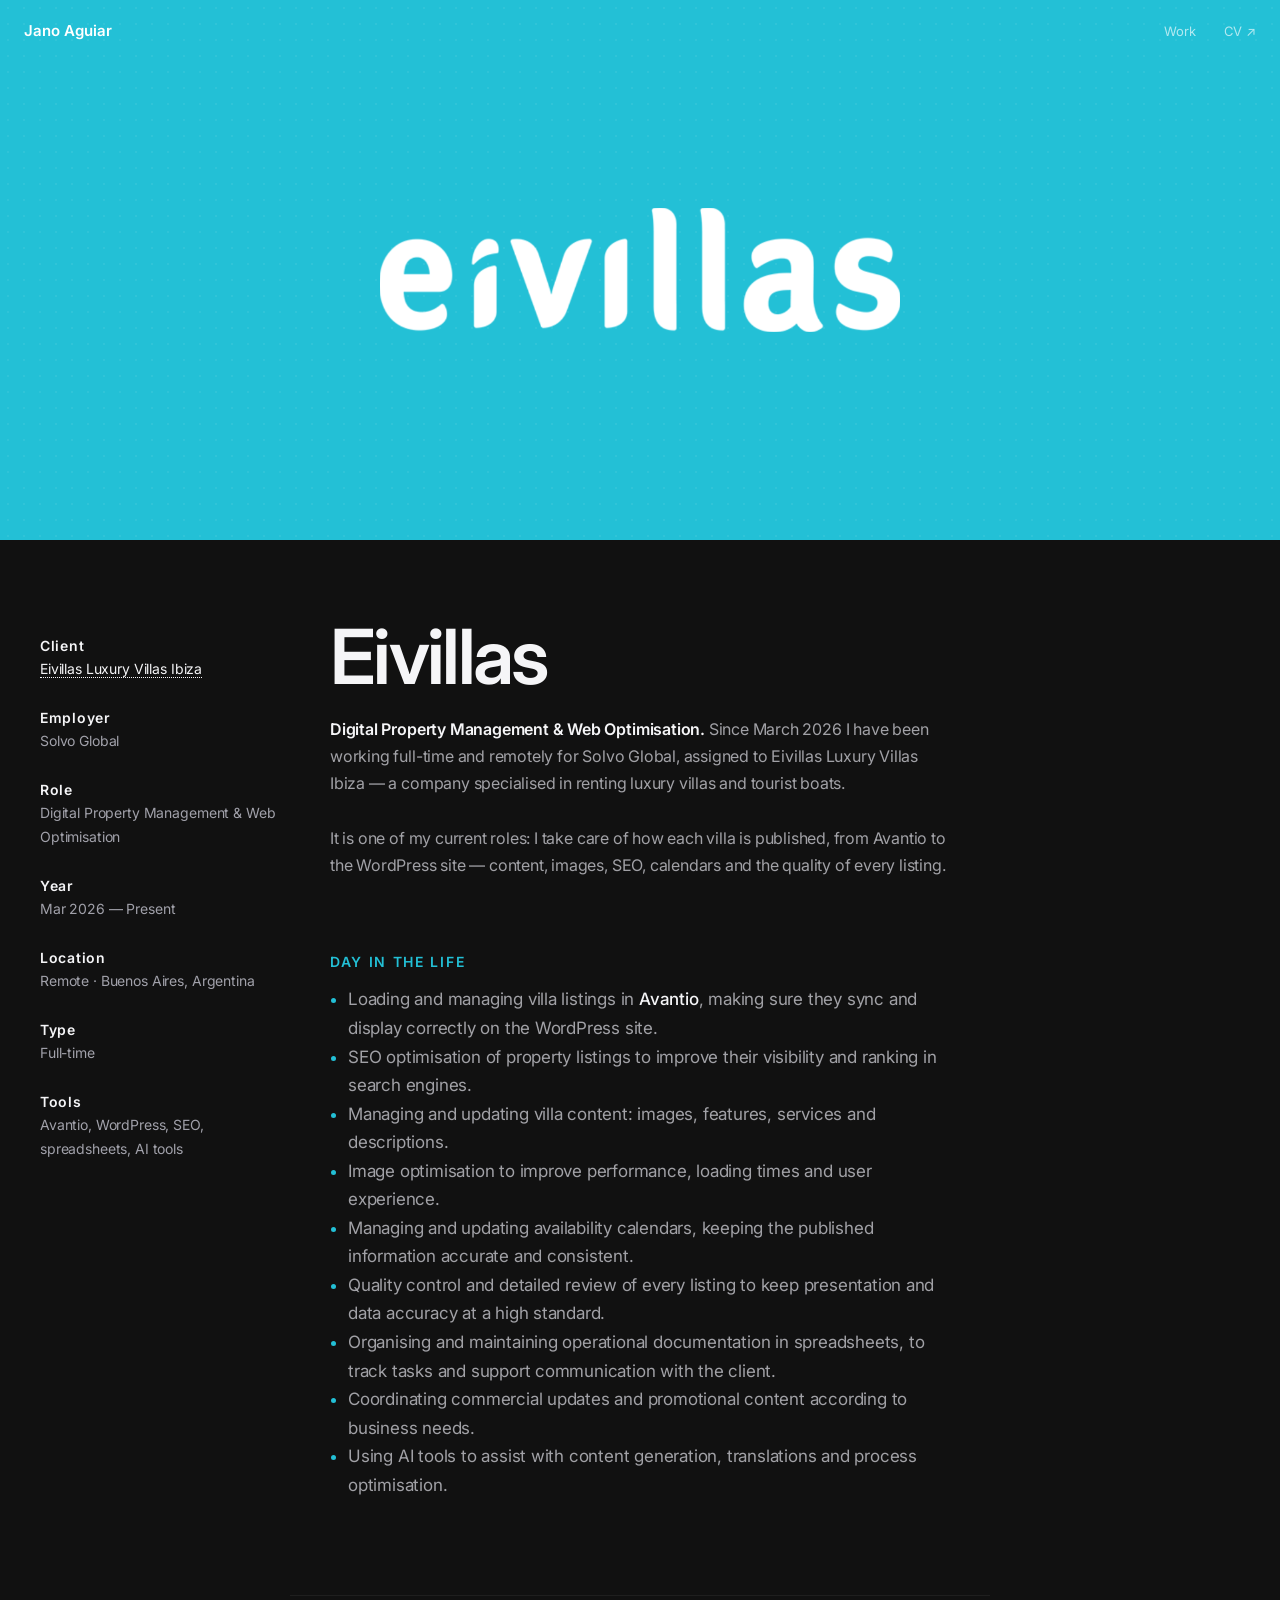
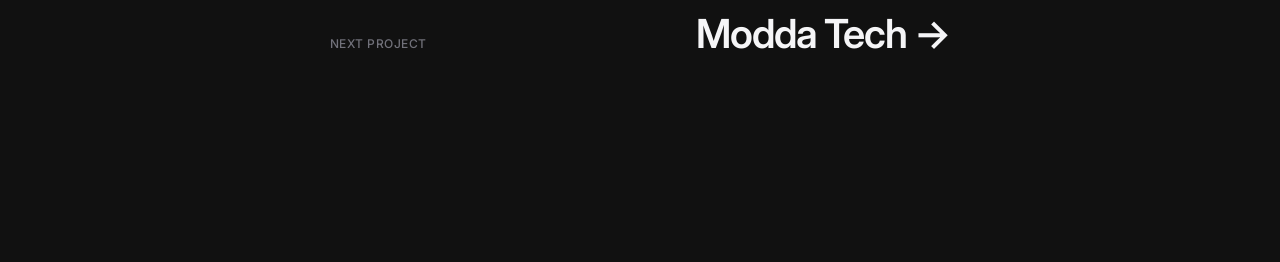
<file: pages/eivillas.html>
<!DOCTYPE html>
<html lang="en">

<head>
    <meta charset="UTF-8">
    <meta name="viewport" content="width=device-width, initial-scale=1.0, viewport-fit=cover">
    <meta name="theme-color" content="#111111">
    <title>Eivillas – Jano Aguiar</title>
    <link rel="preconnect" href="https://fonts.googleapis.com">
    <link rel="preconnect" href="https://fonts.gstatic.com" crossorigin>
    <link href="https://fonts.googleapis.com/css2?family=IBM+Plex+Mono:wght@300;400;500&family=Inter:wght@300..700&display=swap" rel="stylesheet">
    <link rel="stylesheet" href="../style.css?v=2.5">
</head>

<body>
    <div class="cs" style="--cs-accent:#23c0d6">
        <nav class="cs-nav">
            <a class="body" href="../index.html">Jano Aguiar</a>
            <ul>
                <li><a href="../index.html#work">Work</a></li>
                <li><a href="https://drive.google.com/file/d/1LfXrcL9RKeD29D6Ub3OGLw8qLSYocdIQ/view?usp=sharing" target="_blank" rel="noreferrer">CV ↗</a></li>
            </ul>
        </nav>
        <div class="cs-sticky" aria-hidden="true">
            <a href="../index.html">Jano Aguiar</a>
            <span class="cs-sticky__title">Eivillas</span>
            <ul><li><a href="../index.html#work">Work</a></li><li><a href="https://drive.google.com/file/d/1LfXrcL9RKeD29D6Ub3OGLw8qLSYocdIQ/view?usp=sharing" target="_blank" rel="noreferrer">CV ↗</a></li></ul>
        </div>

        <header class="cs-splash" style="--cs-splash:#23c0d6">
            <img src="../media/logos/eivillas-white.png" alt="Eivillas">
        </header>

        <div class="cs-content">
        <div class="cs-wrap">
            <div class="cs-summary">
                <h1 class="cs-title">Eivillas</h1>
            <p class="cs-lead"><strong>Digital Property Management &amp; Web Optimisation.</strong> Since March 2026 I have been working full-time and remotely for Solvo Global, assigned to Eivillas Luxury Villas Ibiza — a company specialised in renting luxury villas and tourist boats.</p>
            <p class="cs-lead">It is one of my current roles: I take care of how each villa is published, from Avantio to the WordPress site — content, images, SEO, calendars and the quality of every listing.</p>
            </div>
            <aside class="cs-info">
                <dl><div><dt>Client</dt><dd><a href="https://www.eivillas.com/" target="_blank" rel="noreferrer">Eivillas Luxury Villas Ibiza</a></dd></div><div><dt>Employer</dt><dd>Solvo Global</dd></div><div><dt>Role</dt><dd>Digital Property Management &amp; Web Optimisation</dd></div><div><dt>Year</dt><dd>Mar 2026 — Present</dd></div></dl>
                <dl><div><dt>Location</dt><dd>Remote · Buenos Aires, Argentina</dd></div><div><dt>Type</dt><dd>Full-time</dd></div><div><dt>Tools</dt><dd>Avantio, WordPress, SEO, spreadsheets, AI tools</dd></div></dl>
            </aside>
        </div>

        <section class="cs-body reveal">
            <h2>Day in the life</h2>
            <ul><li>Loading and managing villa listings in <strong>Avantio</strong>, making sure they sync and display correctly on the WordPress site.</li><li>SEO optimisation of property listings to improve their visibility and ranking in search engines.</li><li>Managing and updating villa content: images, features, services and descriptions.</li><li>Image optimisation to improve performance, loading times and user experience.</li><li>Managing and updating availability calendars, keeping the published information accurate and consistent.</li><li>Quality control and detailed review of every listing to keep presentation and data accuracy at a high standard.</li><li>Organising and maintaining operational documentation in spreadsheets, to track tasks and support communication with the client.</li><li>Coordinating commercial updates and promotional content according to business needs.</li><li>Using AI tools to assist with content generation, translations and process optimisation.</li></ul>
        </section>

        <div class="cs-next">
            <span class="caption" style="color:#71717a">Next project</span>
            <a href="modda.html">Modda Tech →</a>
        </div>
        </div>
    </div>

    <footer class="footer">
        <section class="footer__inner grid">
            <div class="footer__meta caption">
                <div class="version">
                    <span class="version__pill">v2.1.0</span>
                    <span class="version__date">Last updated 25-11-2026</span>
                </div>
            </div>
            <div class="footer__links">
                <p><a class="link" href="https://drive.google.com/file/d/1LfXrcL9RKeD29D6Ub3OGLw8qLSYocdIQ/view?usp=sharing" target="_blank" rel="noreferrer">Resume</a><sup class="arrow">↗</sup></p>
                <p><a class="link" href="../index.html#work">Work</a></p>
            </div>
            <div class="footer__cta">
                <p>Let’s work together.</p>
                <p><a class="link" href="mailto:janoaguiar97@gmail.com">janoaguiar97@gmail.com</a><sup class="arrow">↗</sup></p>
            </div>
        </section>
    </footer>

    <div class="lightbox" aria-hidden="true"><img alt=""></div>
    <script src="../script.js?v=2.5"></script>
</body>

</html>
</file>
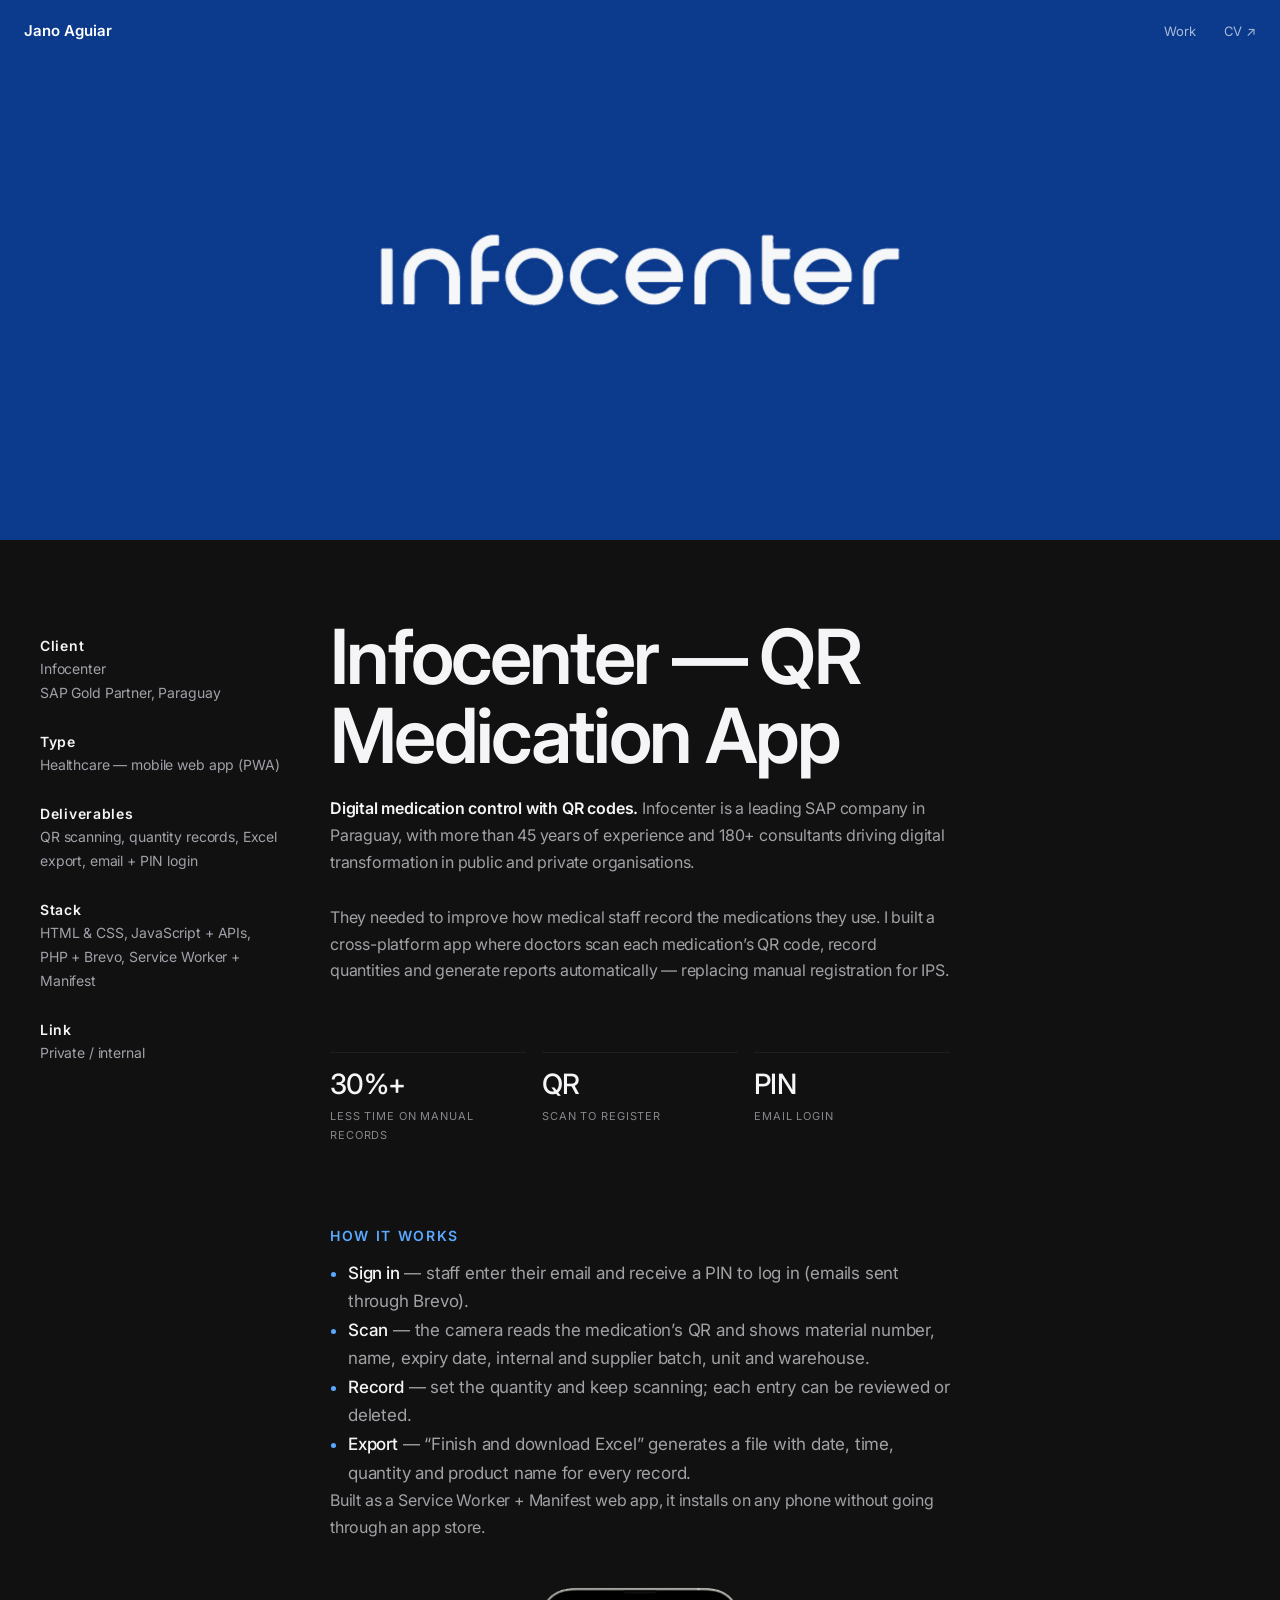
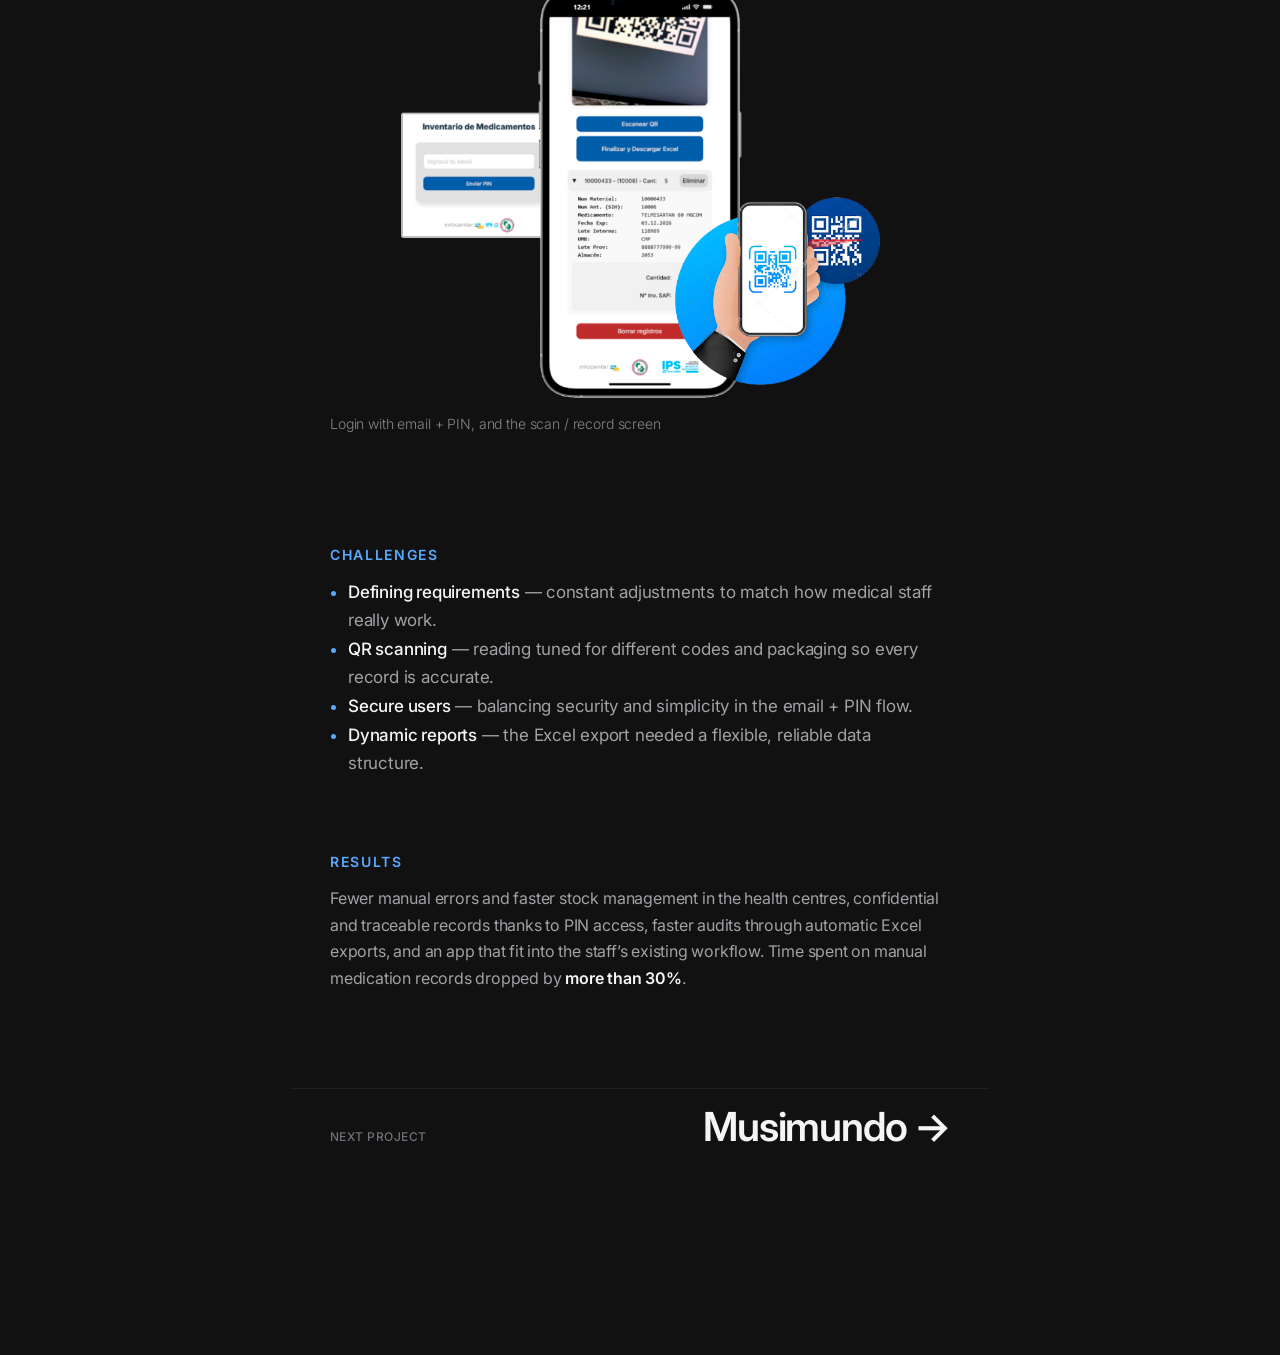
<file: pages/infocenter.html>
<!DOCTYPE html>
<html lang="en">

<head>
    <meta charset="UTF-8">
    <meta name="viewport" content="width=device-width, initial-scale=1.0, viewport-fit=cover">
    <meta name="theme-color" content="#111111">
    <title>Infocenter — QR Medication App – Jano Aguiar</title>
    <link rel="preconnect" href="https://fonts.googleapis.com">
    <link rel="preconnect" href="https://fonts.gstatic.com" crossorigin>
    <link href="https://fonts.googleapis.com/css2?family=IBM+Plex+Mono:wght@300;400;500&family=Inter:wght@300..700&display=swap" rel="stylesheet">
    <link rel="stylesheet" href="../style.css?v=2.5">
</head>

<body>
    <div class="cs" style="--cs-accent:#5aa9ff">
        <nav class="cs-nav">
            <a class="body" href="../index.html">Jano Aguiar</a>
            <ul>
                <li><a href="../index.html#work">Work</a></li>
                <li><a href="https://drive.google.com/file/d/1LfXrcL9RKeD29D6Ub3OGLw8qLSYocdIQ/view?usp=sharing" target="_blank" rel="noreferrer">CV ↗</a></li>
            </ul>
        </nav>
        <div class="cs-sticky" aria-hidden="true">
            <a href="../index.html">Jano Aguiar</a>
            <span class="cs-sticky__title">Infocenter — QR Medication App</span>
            <ul><li><a href="../index.html#work">Work</a></li><li><a href="https://drive.google.com/file/d/1LfXrcL9RKeD29D6Ub3OGLw8qLSYocdIQ/view?usp=sharing" target="_blank" rel="noreferrer">CV ↗</a></li></ul>
        </div>

        <header class="cs-splash" style="--cs-splash:#0b3a8c">
            <img src="../media/logos/infocenter-white.png" alt="Infocenter logo">
        </header>

        <div class="cs-content">
        <div class="cs-wrap">
            <div class="cs-summary">
                <h1 class="cs-title">Infocenter — QR Medication App</h1>
            <p class="cs-lead"><strong>Digital medication control with QR codes.</strong> Infocenter is a leading SAP company in Paraguay, with more than 45 years of experience and 180+ consultants driving digital transformation in public and private organisations.</p>
            <p class="cs-lead">They needed to improve how medical staff record the medications they use. I built a cross-platform app where doctors scan each medication’s QR code, record quantities and generate reports automatically — replacing manual registration for IPS.</p>
            </div>
            <aside class="cs-info">
                <dl><div><dt>Client</dt><dd>Infocenter<br>SAP Gold Partner, Paraguay</dd></div><div><dt>Type</dt><dd>Healthcare — mobile web app (PWA)</dd></div><div><dt>Deliverables</dt><dd>QR scanning, quantity records, Excel export, email + PIN login</dd></div></dl>
                <dl><div><dt>Stack</dt><dd>HTML &amp; CSS, JavaScript + APIs, PHP + Brevo, Service Worker + Manifest</dd></div><div><dt>Link</dt><dd>Private / internal</dd></div></dl>
            </aside>
        </div>

        <section class="cs-body reveal">
            <div class="cs-stats"><div><b>30%+</b><span>less time on manual records</span></div><div><b>QR</b><span>scan to register</span></div><div><b>PIN</b><span>email login</span></div></div>
        </section>
        <section class="cs-body reveal">
            <h2>How it works</h2>
            <ul><li><strong>Sign in</strong> — staff enter their email and receive a PIN to log in (emails sent through Brevo).</li><li><strong>Scan</strong> — the camera reads the medication’s QR and shows material number, name, expiry date, internal and supplier batch, unit and warehouse.</li><li><strong>Record</strong> — set the quantity and keep scanning; each entry can be reviewed or deleted.</li><li><strong>Export</strong> — “Finish and download Excel” generates a file with date, time, quantity and product name for every record.</li></ul>
            <p>Built as a Service Worker + Manifest web app, it installs on any phone without going through an app store.</p>
        </section>
        <figure class="cs-figure plain narrow reveal"><img src="../media/infocenter-app.png" alt="Login with email + PIN, and the scan / record screen" loading="lazy"></figure>
        <div class="cs-caption"><p>Login with email + PIN, and the scan / record screen</p></div>
        <section class="cs-body reveal">
            <h2>Challenges</h2>
            <ul><li><strong>Defining requirements</strong> — constant adjustments to match how medical staff really work.</li><li><strong>QR scanning</strong> — reading tuned for different codes and packaging so every record is accurate.</li><li><strong>Secure users</strong> — balancing security and simplicity in the email + PIN flow.</li><li><strong>Dynamic reports</strong> — the Excel export needed a flexible, reliable data structure.</li></ul>
        </section>
        <section class="cs-body reveal">
            <h2>Results</h2>
            <p>Fewer manual errors and faster stock management in the health centres, confidential and traceable records thanks to PIN access, faster audits through automatic Excel exports, and an app that fit into the staff’s existing workflow. Time spent on manual medication records dropped by <strong>more than 30%</strong>.</p>
        </section>

        <div class="cs-next">
            <span class="caption" style="color:#71717a">Next project</span>
            <a href="musimundo.html">Musimundo →</a>
        </div>
        </div>
    </div>

    <footer class="footer">
        <section class="footer__inner grid">
            <div class="footer__meta caption">
                <div class="version">
                    <span class="version__pill">v2.1.0</span>
                    <span class="version__date">Last updated 25-11-2026</span>
                </div>
            </div>
            <div class="footer__links">
                <p><a class="link" href="https://drive.google.com/file/d/1LfXrcL9RKeD29D6Ub3OGLw8qLSYocdIQ/view?usp=sharing" target="_blank" rel="noreferrer">Resume</a><sup class="arrow">↗</sup></p>
                <p><a class="link" href="../index.html#work">Work</a></p>
            </div>
            <div class="footer__cta">
                <p>Let’s work together.</p>
                <p><a class="link" href="mailto:janoaguiar97@gmail.com">janoaguiar97@gmail.com</a><sup class="arrow">↗</sup></p>
            </div>
        </section>
    </footer>

    <div class="lightbox" aria-hidden="true"><img alt=""></div>
    <script src="../script.js?v=2.5"></script>
</body>

</html>
</file>
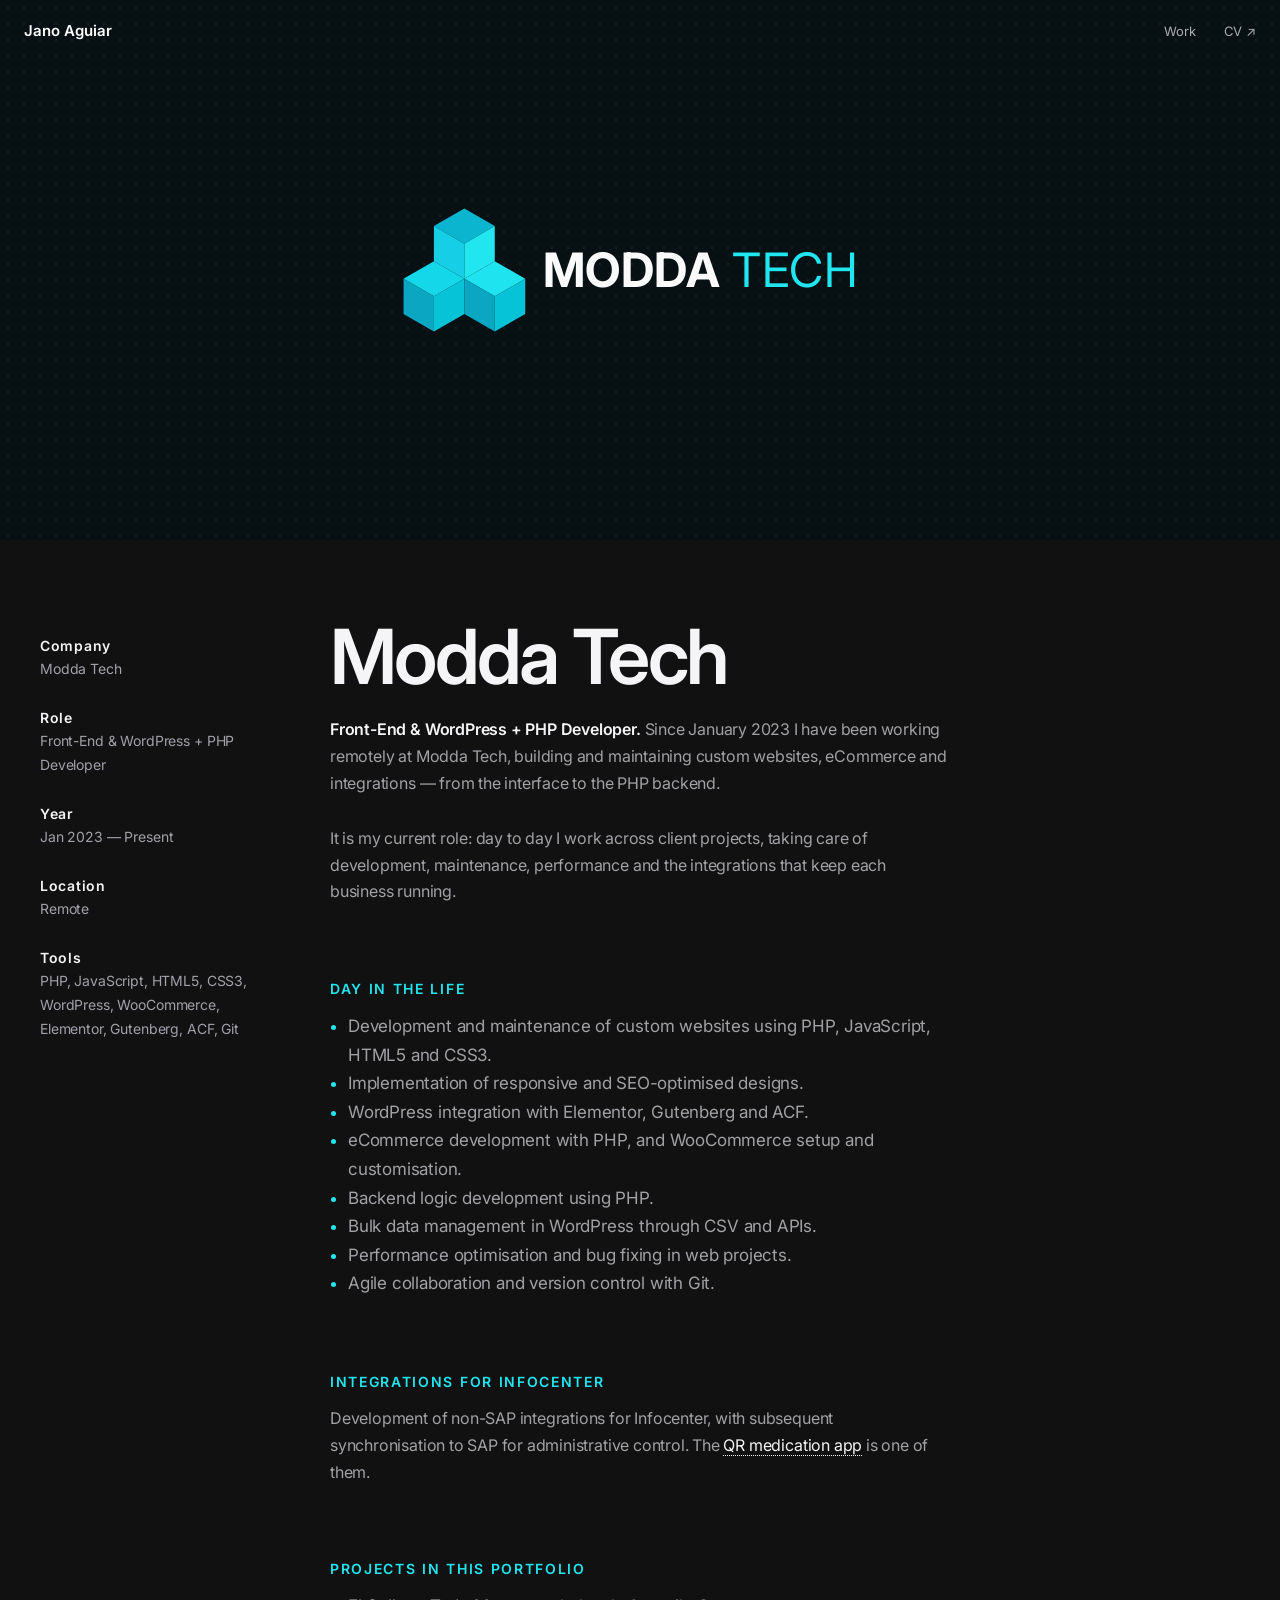
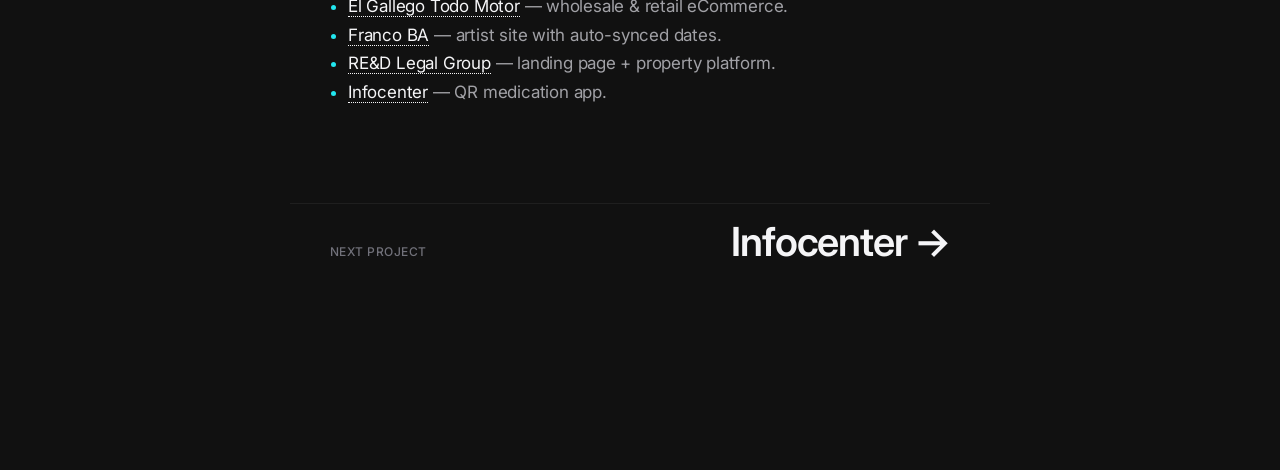
<file: pages/modda.html>
<!DOCTYPE html>
<html lang="en">

<head>
    <meta charset="UTF-8">
    <meta name="viewport" content="width=device-width, initial-scale=1.0, viewport-fit=cover">
    <meta name="theme-color" content="#111111">
    <title>Modda Tech – Jano Aguiar</title>
    <link rel="preconnect" href="https://fonts.googleapis.com">
    <link rel="preconnect" href="https://fonts.gstatic.com" crossorigin>
    <link href="https://fonts.googleapis.com/css2?family=IBM+Plex+Mono:wght@300;400;500&family=Inter:wght@300..700&display=swap" rel="stylesheet">
    <link rel="stylesheet" href="../style.css?v=2.5">
</head>

<body>
    <div class="cs" style="--cs-accent:#22e6ef">
        <nav class="cs-nav">
            <a class="body" href="../index.html">Jano Aguiar</a>
            <ul>
                <li><a href="../index.html#work">Work</a></li>
                <li><a href="https://drive.google.com/file/d/1LfXrcL9RKeD29D6Ub3OGLw8qLSYocdIQ/view?usp=sharing" target="_blank" rel="noreferrer">CV ↗</a></li>
            </ul>
        </nav>
        <div class="cs-sticky" aria-hidden="true">
            <a href="../index.html">Jano Aguiar</a>
            <span class="cs-sticky__title">Modda Tech</span>
            <ul><li><a href="../index.html#work">Work</a></li><li><a href="https://drive.google.com/file/d/1LfXrcL9RKeD29D6Ub3OGLw8qLSYocdIQ/view?usp=sharing" target="_blank" rel="noreferrer">CV ↗</a></li></ul>
        </div>

        <header class="cs-splash" style="--cs-splash:#071114">
            <svg class="logo-svg" xmlns="http://www.w3.org/2000/svg" viewBox="0 0 546.6 148.0" role="img" aria-label="Modda Tech">
<!-- Mark redrawn as vector from the moddatech.com site icon; colours sampled from the site -->
<polygon points="73.3,4.0 107.9,24.0 73.3,44.0 38.6,24.0" fill="#0bb5d0"/><polygon points="38.6,24.0 73.3,44.0 73.3,84.0 38.6,64.0" fill="#16cfe6"/><polygon points="73.3,44.0 107.9,24.0 107.9,64.0 73.3,84.0" fill="#22e6ef"/><polygon points="38.6,64.0 73.3,84.0 38.6,104.0 4.0,84.0" fill="#14d8ea"/><polygon points="4.0,84.0 38.6,104.0 38.6,144.0 4.0,124.0" fill="#0aa6c2"/><polygon points="38.6,104.0 73.3,84.0 73.3,124.0 38.6,144.0" fill="#07c3d8"/><polygon points="107.9,64.0 142.6,84.0 107.9,104.0 73.3,84.0" fill="#1fe3ee"/><polygon points="73.3,84.0 107.9,104.0 107.9,144.0 73.3,124.0" fill="#0aa6c2"/><polygon points="107.9,104.0 142.6,84.0 142.6,124.0 107.9,144.0" fill="#07c3d8"/>
<text x="162.6" y="93.0" fill="#fafafa" font-family="Inter, 'Inter Tight', Arial, sans-serif" font-size="54" font-weight="700" letter-spacing="0.5">MODDA<tspan fill="#22e6ef" font-weight="400"> TECH</tspan></text></svg>
        </header>

        <div class="cs-content">
        <div class="cs-wrap">
            <div class="cs-summary">
                <h1 class="cs-title">Modda Tech</h1>
            <p class="cs-lead"><strong>Front-End &amp; WordPress + PHP Developer.</strong> Since January 2023 I have been working remotely at Modda Tech, building and maintaining custom websites, eCommerce and integrations — from the interface to the PHP backend.</p>
            <p class="cs-lead">It is my current role: day to day I work across client projects, taking care of development, maintenance, performance and the integrations that keep each business running.</p>
            </div>
            <aside class="cs-info">
                <dl><div><dt>Company</dt><dd>Modda Tech</dd></div><div><dt>Role</dt><dd>Front-End &amp; WordPress + PHP Developer</dd></div><div><dt>Year</dt><dd>Jan 2023 — Present</dd></div></dl>
                <dl><div><dt>Location</dt><dd>Remote</dd></div><div><dt>Tools</dt><dd>PHP, JavaScript, HTML5, CSS3, WordPress, WooCommerce, Elementor, Gutenberg, ACF, Git</dd></div></dl>
            </aside>
        </div>

        <section class="cs-body reveal">
            <h2>Day in the life</h2>
            <ul><li>Development and maintenance of custom websites using PHP, JavaScript, HTML5 and CSS3.</li><li>Implementation of responsive and SEO-optimised designs.</li><li>WordPress integration with Elementor, Gutenberg and ACF.</li><li>eCommerce development with PHP, and WooCommerce setup and customisation.</li><li>Backend logic development using PHP.</li><li>Bulk data management in WordPress through CSV and APIs.</li><li>Performance optimisation and bug fixing in web projects.</li><li>Agile collaboration and version control with Git.</li></ul>
        </section>
        <section class="cs-body reveal">
            <h2>Integrations for Infocenter</h2>
            <p>Development of non-SAP integrations for Infocenter, with subsequent synchronisation to SAP for administrative control. The <a href="infocenter.html">QR medication app</a> is one of them.</p>
        </section>
        <section class="cs-body reveal">
            <h2>Projects in this portfolio</h2>
            <ul><li><a href="gallego.html">El Gallego Todo Motor</a> — wholesale &amp; retail eCommerce.</li><li><a href="franco.html">Franco BA</a> — artist site with auto-synced dates.</li><li><a href="red.html">RE&amp;D Legal Group</a> — landing page + property platform.</li><li><a href="infocenter.html">Infocenter</a> — QR medication app.</li></ul>
        </section>

        <div class="cs-next">
            <span class="caption" style="color:#71717a">Next project</span>
            <a href="infocenter.html">Infocenter →</a>
        </div>
        </div>
    </div>

    <footer class="footer">
        <section class="footer__inner grid">
            <div class="footer__meta caption">
                <div class="version">
                    <span class="version__pill">v2.1.0</span>
                    <span class="version__date">Last updated 25-11-2026</span>
                </div>
            </div>
            <div class="footer__links">
                <p><a class="link" href="https://drive.google.com/file/d/1LfXrcL9RKeD29D6Ub3OGLw8qLSYocdIQ/view?usp=sharing" target="_blank" rel="noreferrer">Resume</a><sup class="arrow">↗</sup></p>
                <p><a class="link" href="../index.html#work">Work</a></p>
            </div>
            <div class="footer__cta">
                <p>Let’s work together.</p>
                <p><a class="link" href="mailto:janoaguiar97@gmail.com">janoaguiar97@gmail.com</a><sup class="arrow">↗</sup></p>
            </div>
        </section>
    </footer>

    <div class="lightbox" aria-hidden="true"><img alt=""></div>
    <script src="../script.js?v=2.5"></script>
</body>

</html>
</file>
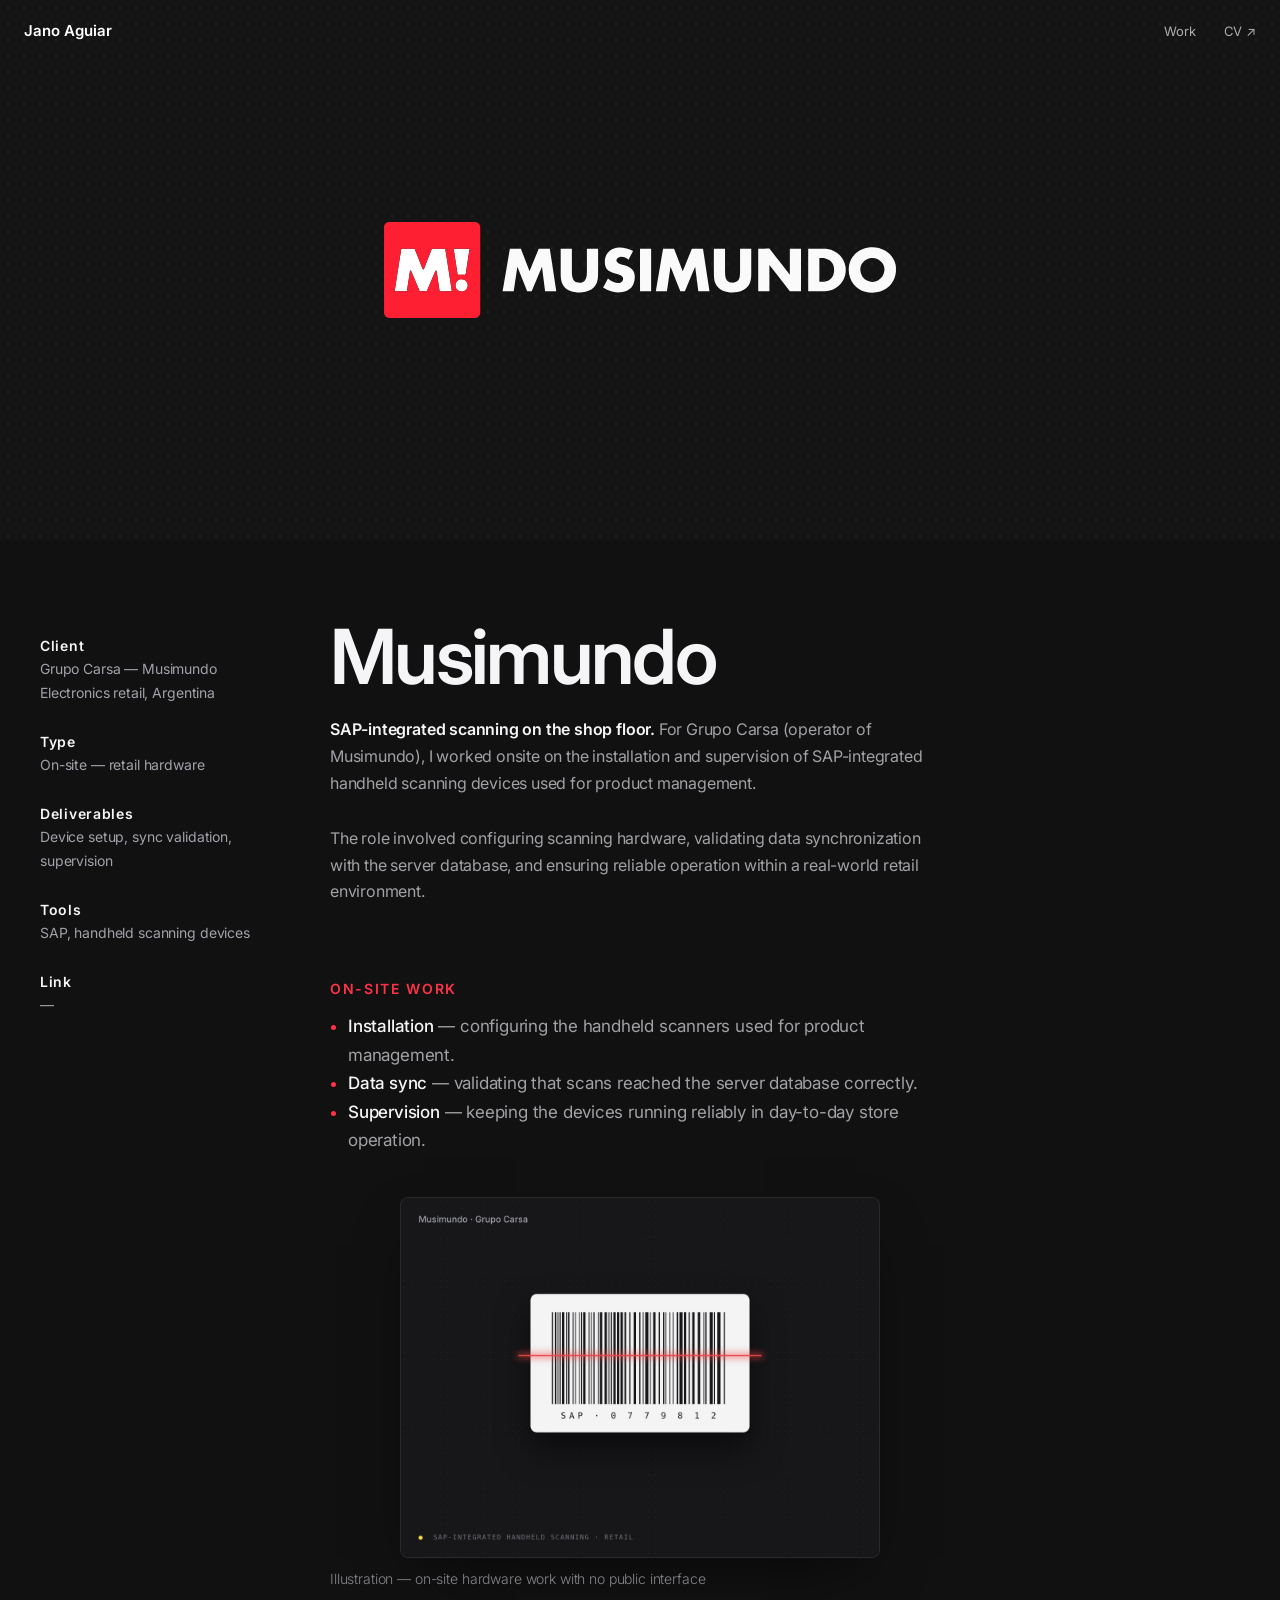
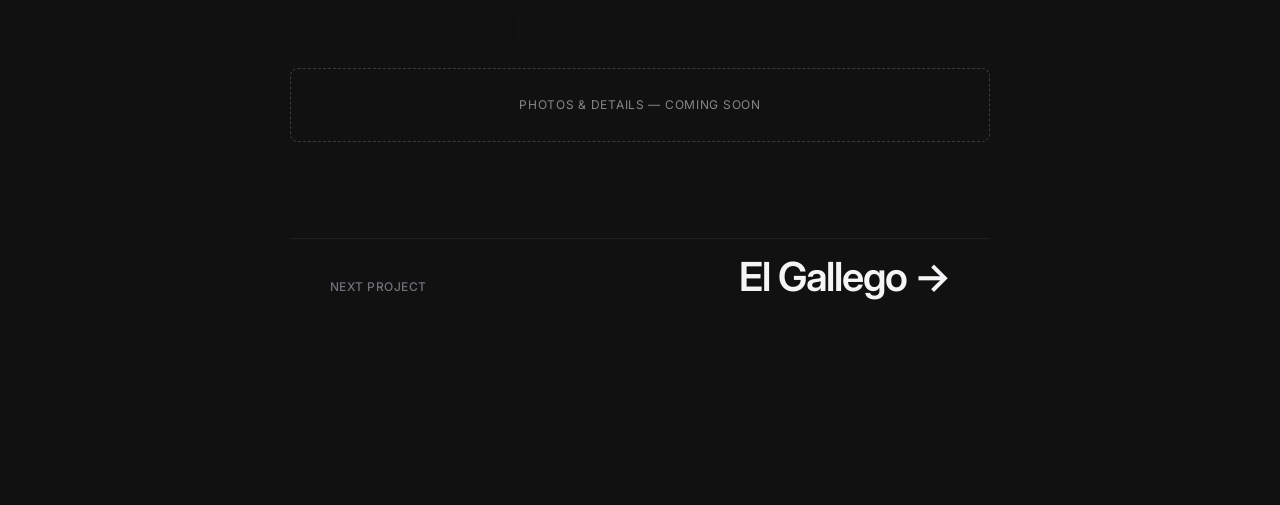
<file: pages/musimundo.html>
<!DOCTYPE html>
<html lang="en">

<head>
    <meta charset="UTF-8">
    <meta name="viewport" content="width=device-width, initial-scale=1.0, viewport-fit=cover">
    <meta name="theme-color" content="#111111">
    <title>Musimundo – Jano Aguiar</title>
    <link rel="preconnect" href="https://fonts.googleapis.com">
    <link rel="preconnect" href="https://fonts.gstatic.com" crossorigin>
    <link href="https://fonts.googleapis.com/css2?family=IBM+Plex+Mono:wght@300;400;500&family=Inter:wght@300..700&display=swap" rel="stylesheet">
    <link rel="stylesheet" href="../style.css?v=2.5">
</head>

<body>
    <div class="cs" style="--cs-accent:#ff3347">
        <nav class="cs-nav">
            <a class="body" href="../index.html">Jano Aguiar</a>
            <ul>
                <li><a href="../index.html#work">Work</a></li>
                <li><a href="https://drive.google.com/file/d/1LfXrcL9RKeD29D6Ub3OGLw8qLSYocdIQ/view?usp=sharing" target="_blank" rel="noreferrer">CV ↗</a></li>
            </ul>
        </nav>
        <div class="cs-sticky" aria-hidden="true">
            <a href="../index.html">Jano Aguiar</a>
            <span class="cs-sticky__title">Musimundo</span>
            <ul><li><a href="../index.html#work">Work</a></li><li><a href="https://drive.google.com/file/d/1LfXrcL9RKeD29D6Ub3OGLw8qLSYocdIQ/view?usp=sharing" target="_blank" rel="noreferrer">CV ↗</a></li></ul>
        </div>

        <header class="cs-splash" style="--cs-splash:#141414">
            <img src="../media/logos/musimundo.svg" alt="Musimundo logo">
        </header>

        <div class="cs-content">
        <div class="cs-wrap">
            <div class="cs-summary">
                <h1 class="cs-title">Musimundo</h1>
            <p class="cs-lead"><strong>SAP-integrated scanning on the shop floor.</strong> For Grupo Carsa (operator of Musimundo), I worked onsite on the installation and supervision of SAP-integrated handheld scanning devices used for product management.</p>
            <p class="cs-lead">The role involved configuring scanning hardware, validating data synchronization with the server database, and ensuring reliable operation within a real-world retail environment.</p>
            </div>
            <aside class="cs-info">
                <dl><div><dt>Client</dt><dd>Grupo Carsa — Musimundo<br>Electronics retail, Argentina</dd></div><div><dt>Type</dt><dd>On-site — retail hardware</dd></div><div><dt>Deliverables</dt><dd>Device setup, sync validation, supervision</dd></div></dl>
                <dl><div><dt>Tools</dt><dd>SAP, handheld scanning devices</dd></div><div><dt>Link</dt><dd>—</dd></div></dl>
            </aside>
        </div>

        <section class="cs-body reveal">
            <h2>On-site work</h2>
            <ul><li><strong>Installation</strong> — configuring the handheld scanners used for product management.</li><li><strong>Data sync</strong> — validating that scans reached the server database correctly.</li><li><strong>Supervision</strong> — keeping the devices running reliably in day-to-day store operation.</li></ul>
        </section>
        <figure class="cs-figure narrow reveal"><img src="../media/cover-musimundo.jpg" alt="Illustration — on-site hardware work with no public interface" loading="lazy"></figure>
        <div class="cs-caption"><p>Illustration — on-site hardware work with no public interface</p></div>
        <div class="cs-pending">Photos &amp; details — coming soon</div>

        <div class="cs-next">
            <span class="caption" style="color:#71717a">Next project</span>
            <a href="gallego.html">El Gallego →</a>
        </div>
        </div>
    </div>

    <footer class="footer">
        <section class="footer__inner grid">
            <div class="footer__meta caption">
                <div class="version">
                    <span class="version__pill">v2.1.0</span>
                    <span class="version__date">Last updated 25-11-2026</span>
                </div>
            </div>
            <div class="footer__links">
                <p><a class="link" href="https://drive.google.com/file/d/1LfXrcL9RKeD29D6Ub3OGLw8qLSYocdIQ/view?usp=sharing" target="_blank" rel="noreferrer">Resume</a><sup class="arrow">↗</sup></p>
                <p><a class="link" href="../index.html#work">Work</a></p>
            </div>
            <div class="footer__cta">
                <p>Let’s work together.</p>
                <p><a class="link" href="mailto:janoaguiar97@gmail.com">janoaguiar97@gmail.com</a><sup class="arrow">↗</sup></p>
            </div>
        </section>
    </footer>

    <div class="lightbox" aria-hidden="true"><img alt=""></div>
    <script src="../script.js?v=2.5"></script>
</body>

</html>
</file>
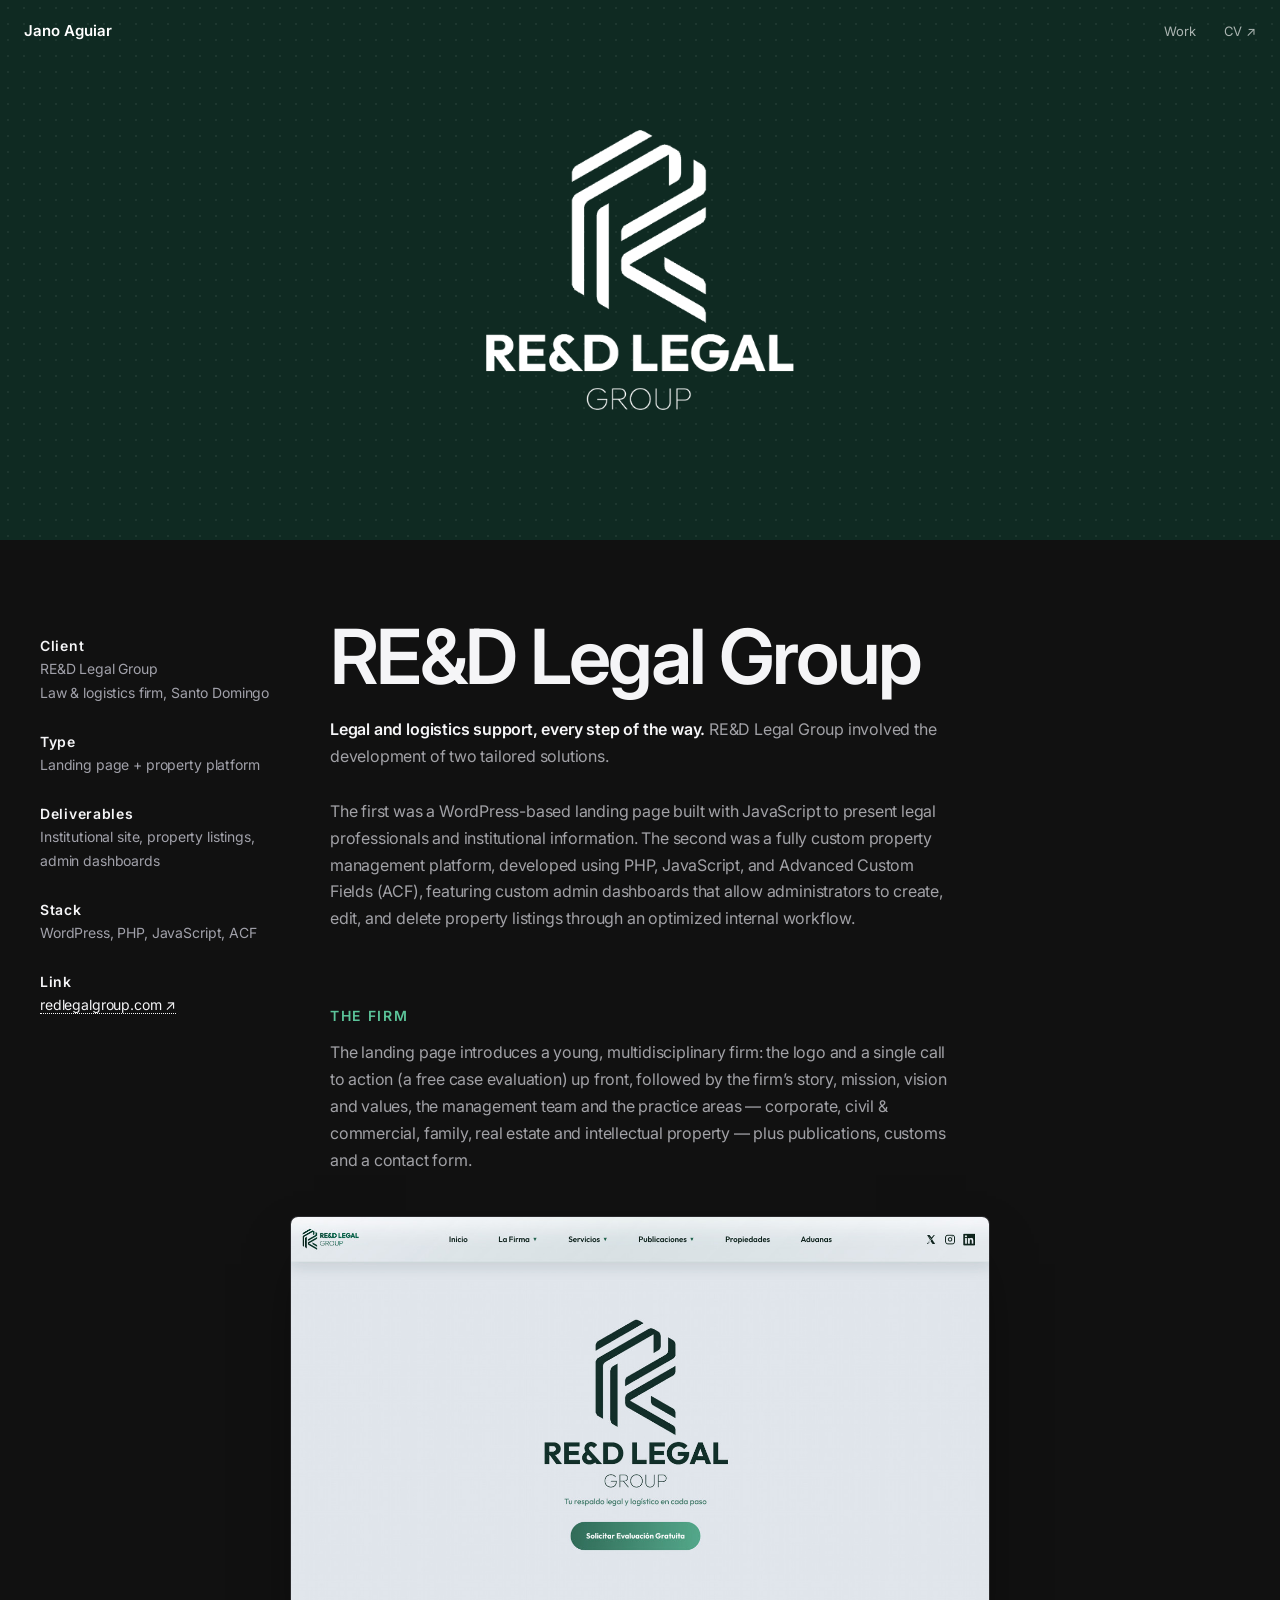
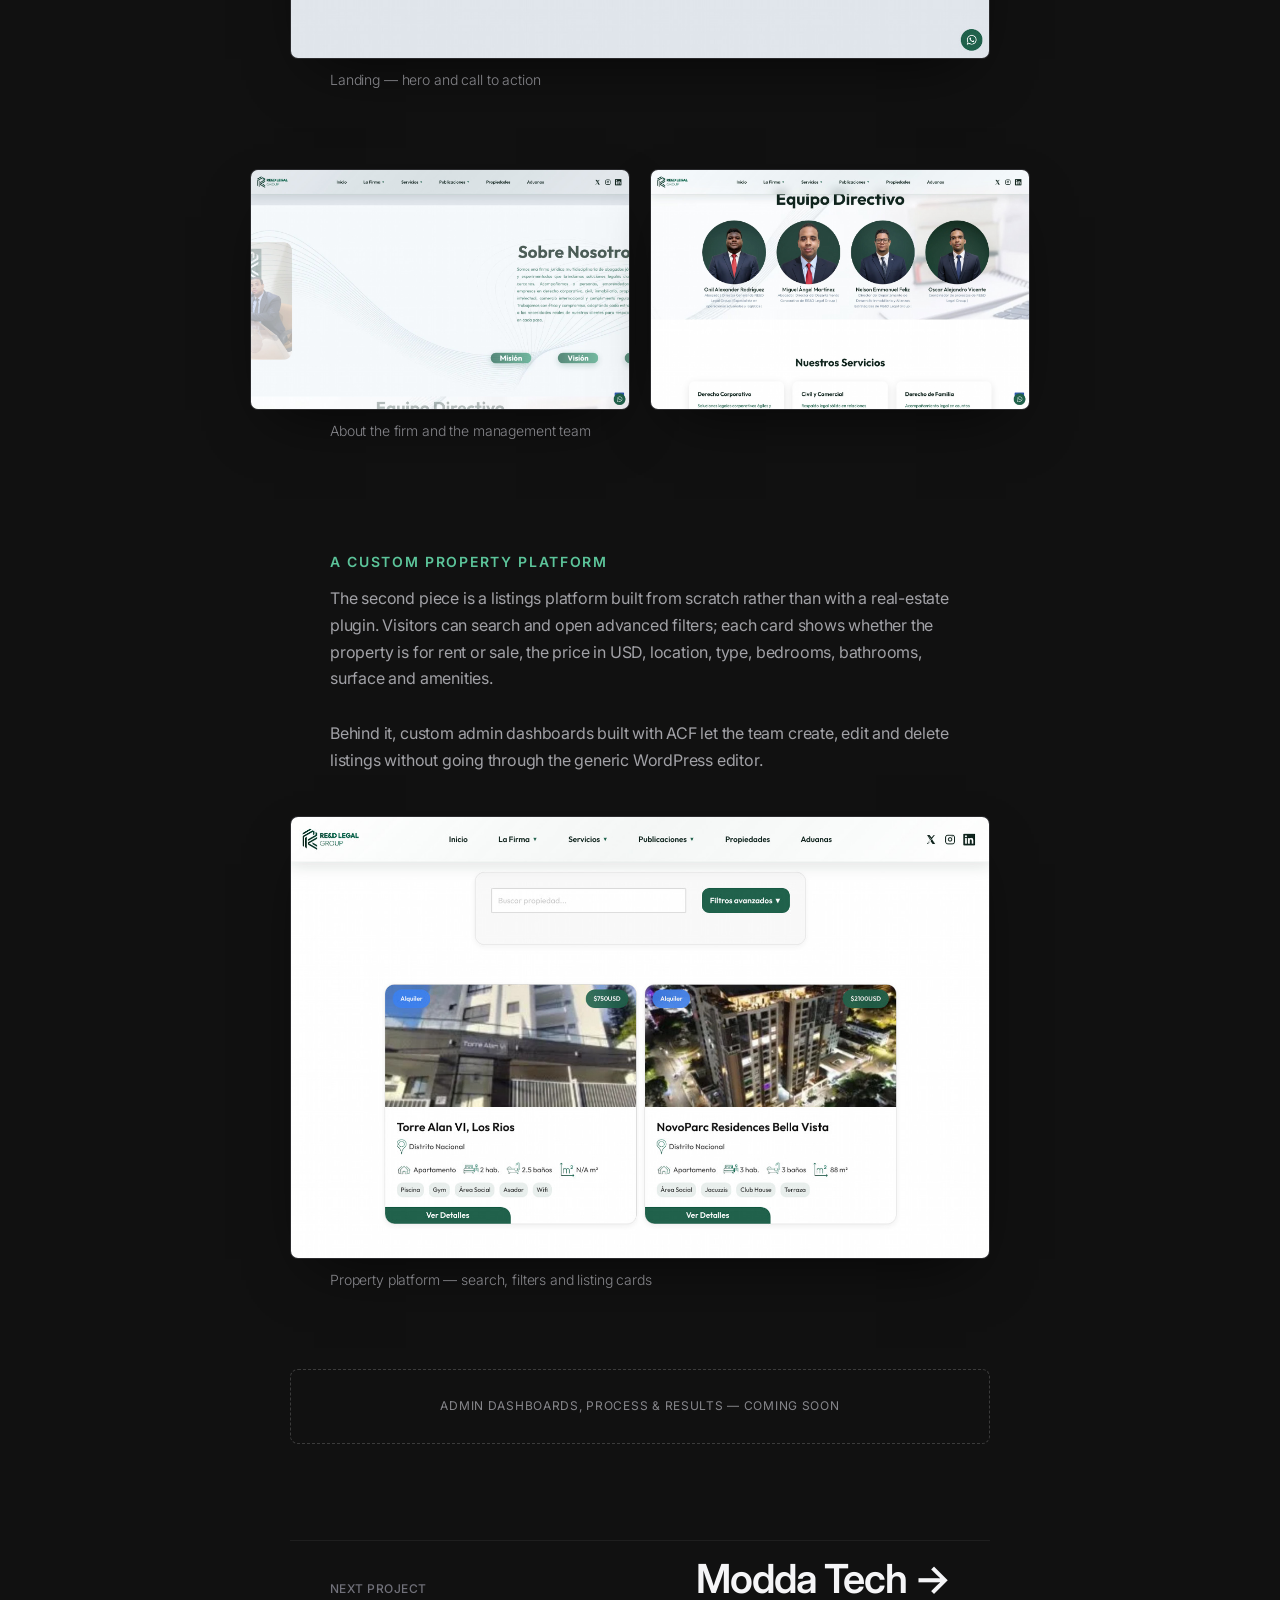
<file: pages/red.html>
<!DOCTYPE html>
<html lang="en">

<head>
    <meta charset="UTF-8">
    <meta name="viewport" content="width=device-width, initial-scale=1.0, viewport-fit=cover">
    <meta name="theme-color" content="#111111">
    <title>RE&D Legal Group – Jano Aguiar</title>
    <link rel="preconnect" href="https://fonts.googleapis.com">
    <link rel="preconnect" href="https://fonts.gstatic.com" crossorigin>
    <link href="https://fonts.googleapis.com/css2?family=IBM+Plex+Mono:wght@300;400;500&family=Inter:wght@300..700&display=swap" rel="stylesheet">
    <link rel="stylesheet" href="../style.css?v=2.5">
</head>

<body>
    <div class="cs" style="--cs-accent:#5cc49a">
        <nav class="cs-nav">
            <a class="body" href="../index.html">Jano Aguiar</a>
            <ul>
                <li><a href="../index.html#work">Work</a></li>
                <li><a href="https://drive.google.com/file/d/1LfXrcL9RKeD29D6Ub3OGLw8qLSYocdIQ/view?usp=sharing" target="_blank" rel="noreferrer">CV ↗</a></li>
            </ul>
        </nav>
        <div class="cs-sticky" aria-hidden="true">
            <a href="../index.html">Jano Aguiar</a>
            <span class="cs-sticky__title">RE&D Legal Group</span>
            <ul><li><a href="../index.html#work">Work</a></li><li><a href="https://drive.google.com/file/d/1LfXrcL9RKeD29D6Ub3OGLw8qLSYocdIQ/view?usp=sharing" target="_blank" rel="noreferrer">CV ↗</a></li></ul>
        </div>

        <header class="cs-splash" style="--cs-splash:#0f2a22">
            <img class="logo-tall" src="../media/logos/red-white.png" alt="RE&amp;D Legal Group logo">
        </header>

        <div class="cs-content">
        <div class="cs-wrap">
            <div class="cs-summary">
                <h1 class="cs-title">RE&amp;D Legal Group</h1>
            <p class="cs-lead"><strong>Legal and logistics support, every step of the way.</strong> RE&amp;D Legal Group involved the development of two tailored solutions.</p>
            <p class="cs-lead">The first was a WordPress-based landing page built with JavaScript to present legal professionals and institutional information. The second was a fully custom property management platform, developed using PHP, JavaScript, and Advanced Custom Fields (ACF), featuring custom admin dashboards that allow administrators to create, edit, and delete property listings through an optimized internal workflow.</p>
            </div>
            <aside class="cs-info">
                <dl><div><dt>Client</dt><dd>RE&amp;D Legal Group<br>Law &amp; logistics firm, Santo Domingo</dd></div><div><dt>Type</dt><dd>Landing page + property platform</dd></div><div><dt>Deliverables</dt><dd>Institutional site, property listings, admin dashboards</dd></div></dl>
                <dl><div><dt>Stack</dt><dd>WordPress, PHP, JavaScript, ACF</dd></div><div><dt>Link</dt><dd><a href="https://redlegalgroup.com/en/" target="_blank" rel="noreferrer">redlegalgroup.com ↗</a></dd></div></dl>
            </aside>
        </div>

        <section class="cs-body reveal">
            <h2>The firm</h2>
            <p>The landing page introduces a young, multidisciplinary firm: the logo and a single call to action (a free case evaluation) up front, followed by the firm’s story, mission, vision and values, the management team and the practice areas — corporate, civil &amp; commercial, family, real estate and intellectual property — plus publications, customs and a contact form.</p>
        </section>
        <figure class="cs-figure  reveal"><img src="../media/red-1.jpg" alt="Landing — hero and call to action" loading="lazy"></figure>
        <div class="cs-caption"><p>Landing — hero and call to action</p></div>
        <figure class="cs-figure two reveal"><img src="../media/red-4.jpg" alt="" loading="lazy"><img src="../media/red-2.jpg" alt="" loading="lazy"></figure>
        <div class="cs-caption"><p>About the firm and the management team</p></div>
        <section class="cs-body reveal">
            <h2>A custom property platform</h2>
            <p>The second piece is a listings platform built from scratch rather than with a real-estate plugin. Visitors can search and open advanced filters; each card shows whether the property is for rent or sale, the price in USD, location, type, bedrooms, bathrooms, surface and amenities.</p>
            <p>Behind it, custom admin dashboards built with ACF let the team create, edit and delete listings without going through the generic WordPress editor.</p>
        </section>
        <figure class="cs-figure  reveal"><img src="../media/red-3.jpg" alt="Property platform — search, filters and listing cards" loading="lazy"></figure>
        <div class="cs-caption"><p>Property platform — search, filters and listing cards</p></div>
        <div class="cs-pending">Admin dashboards, process &amp; results — coming soon</div>

        <div class="cs-next">
            <span class="caption" style="color:#71717a">Next project</span>
            <a href="modda.html">Modda Tech →</a>
        </div>
        </div>
    </div>

    <footer class="footer">
        <section class="footer__inner grid">
            <div class="footer__meta caption">
                <div class="version">
                    <span class="version__pill">v2.1.0</span>
                    <span class="version__date">Last updated 25-11-2026</span>
                </div>
            </div>
            <div class="footer__links">
                <p><a class="link" href="https://drive.google.com/file/d/1LfXrcL9RKeD29D6Ub3OGLw8qLSYocdIQ/view?usp=sharing" target="_blank" rel="noreferrer">Resume</a><sup class="arrow">↗</sup></p>
                <p><a class="link" href="../index.html#work">Work</a></p>
            </div>
            <div class="footer__cta">
                <p>Let’s work together.</p>
                <p><a class="link" href="mailto:janoaguiar97@gmail.com">janoaguiar97@gmail.com</a><sup class="arrow">↗</sup></p>
            </div>
        </section>
    </footer>

    <div class="lightbox" aria-hidden="true"><img alt=""></div>
    <script src="../script.js?v=2.5"></script>
</body>

</html>
</file>
<file: style.css>
@charset "UTF-8";
/* Type: SF via the system on Apple devices, Inter elsewhere (no bundled Apple font files) */
:root {
    --bg: #111111;
    --bg-footer: #1c1c1c;
    --text: #f5f5f7;
    --text-soft: #d4d4d8;
    --muted: #86868b;
    --muted-2: #52525b;
    --line: rgba(255, 255, 255, .06);
    --accent: #fde047;
    --accent-soft: rgba(253, 224, 71, .1);
    --pad: 12px;
    --gap: 12px;
    --sans: -apple-system, BlinkMacSystemFont, "SF Pro Display", "SF Pro Text", "Inter", "Helvetica Neue", Arial, sans-serif;
    --mono: var(--sans);
}

@media (min-width: 768px) {
    :root { --pad: 24px; --gap: 24px; }
}

*,
*::before,
*::after { margin: 0; padding: 0; box-sizing: border-box; }

html { background: var(--bg); -webkit-text-size-adjust: 100%; }

body {
    font-family: var(--sans);
    font-size: 14px;
    font-weight: 400;
    letter-spacing: -.01em;
    line-height: 1.4;
    color: var(--text);
    background: var(--bg);
    -webkit-font-smoothing: antialiased;
    -moz-osx-font-smoothing: grayscale;
    text-rendering: optimizeLegibility;
}

img, video { display: block; max-width: 100%; }
a { color: inherit; text-decoration: none; }
::selection { background: var(--accent); color: #111; }

/* ---------- shared type ---------- */
.caption {
    font-family: var(--mono);
    font-size: 12px;
    font-weight: 500;
    line-height: 1.5;
    letter-spacing: .04em;
    text-transform: uppercase;
}
.caption--label { color: var(--text); opacity: .4; margin-bottom: 8px; }

.body { font-size: 14px; font-weight: 400; line-height: 1.43; letter-spacing: -.016em; }
@media (min-width: 768px) { .body { font-size: 15px; } }

/* dotted link with yellow arrow — joseph.cv */
.link {
    padding: 2px 2px 0;
    border-bottom: 1px dotted currentColor;
    transition: color .2s, background-color .2s;
}
.link:hover { color: var(--accent); background: var(--accent-soft); }
.link + sup,
.arrow {
    font-size: 10px;
    font-weight: 300;
    line-height: 0;
    color: var(--accent);
}
.num { font-family: var(--mono); font-size: 10px; font-weight: 300; line-height: 0; color: var(--accent); }

/* ---------- grid ---------- */
.grid {
    display: grid;
    grid-template-columns: repeat(12, minmax(0, 1fr));
    column-gap: var(--gap);
}

/* ---------- page shell ---------- */
.page {
    position: relative;
    z-index: 2;
    background: var(--bg);
    padding: 0 var(--pad) 64px;
    min-height: 100vh;
}

/* ---------- nav ---------- */
.nav {
    position: sticky;
    top: 0;
    z-index: 100;
    padding: 16px 0;
    background: rgba(17,17,17,.6);
    -webkit-backdrop-filter: saturate(180%) blur(20px); backdrop-filter: saturate(180%) blur(20px);
    font-size: 13px;
    transition: opacity .3s;
}
.nav__name { grid-column: 1 / 5; transition: color .2s; }
.nav__name:hover { color: var(--accent); }
.nav__links { grid-column: 10 / 13; justify-self: end; display: flex; gap: 16px; }
@media (min-width: 768px) {
    .nav__role { grid-column: 7 / 10; }
}
@media (max-width: 520px) {
    .nav__links { grid-column: 6 / 13; }
}

/* ---------- hero (hannaxu.com scale) ---------- */
.hero { padding: 72px 0 40px; }
.hero__name {
    grid-column: 1 / 13;
    font-size: clamp(48px, 9vw, 112px);
    font-weight: 600;
    line-height: .95;
    letter-spacing: -.045em;
}
.hero__sub {
    grid-column: 1 / 13;
    margin-top: 30px;
    font-size: 18px;
    font-weight: 400;
    color: var(--muted);
    letter-spacing: -.01em;
}
.hero__sub strong { color: var(--text-soft); font-weight: 500; }
@media (min-width: 768px) { .hero { padding: 120px 0 56px; } }

/* ---------- intro: about / stack / links ---------- */
.intro { padding: 24px 0 30px; row-gap: 32px; }
.intro__about { grid-column: 1 / 13; }
.intro__about p { max-width: 46ch; }
.intro__about p + p { margin-top: 12px; }
.intro__stack { grid-column: 1 / 7; }
.intro__links { grid-column: 7 / 13; }
.intro ul { list-style: none; }
.intro li { line-height: 1.4; padding: 0; }
.intro li + li { margin-top: 1px; }
@media (min-width: 768px) {
    .intro { padding: 32px 0 30px; }
    .intro__about { grid-column: 1 / 6; }
    .intro__stack { grid-column: 7 / 9; }
    .intro__links { grid-column: 10 / 13; }
}

/* ---------- work ---------- */
.work__head {
    display: flex;
    justify-content: space-between;
    align-items: baseline;
    padding-bottom: 12px;
    margin-bottom: 16px;
    margin-top: 16px;
    border-bottom: 1px solid var(--line);
}
.work__count { color: var(--muted); }

.work__grid {
    display: grid;
    grid-template-columns: 1fr;
    gap: var(--gap);
}
.work__col { display: flex; flex-direction: column; gap: 32px; }
@media (min-width: 768px) {
    .work__grid { grid-template-columns: repeat(3, minmax(0, 1fr)); }
    .work__col { gap: 15px; }

}

.card { display: block; position: relative; cursor: pointer; }
.card__media {
    position: relative;
    overflow: hidden;
    background: #18181b;
    border-radius: 2px;
    isolation: isolate;
}
.card__media img,
.card__media video {
    width: 100%;
    height: 100%;
    object-fit: cover;
    transition: transform .8s cubic-bezier(.2, .7, .2, 1), opacity .5s ease-out;
}
.card:hover .card__media img,
.card:hover .card__media video { transform: scale(1.025); }

.ratio-16x10 { aspect-ratio: 16 / 10; }
.ratio-4x3 { aspect-ratio: 4 / 3; }
.ratio-4x5 { aspect-ratio: 4 / 5; }
.ratio-1x1 { aspect-ratio: 1 / 1; }

.card__badge {
    position: absolute;
    left: 50%;
    bottom: 16px;
    transform: translate(-50%, 6px);
    display: inline-flex;
    align-items: center;
    gap: 8px;
    padding: 4px 12px;
    border-radius: 999px;
    background: #fff;
    color: #000;
    font-size: 12px;
    font-weight: 500;
    line-height: 16px;
    text-transform: uppercase;
    white-space: nowrap;
    opacity: 0;
    transition: opacity .25s, transform .25s;
    z-index: 2;
}
.card:hover .card__badge,
.card:focus-visible .card__badge { opacity: 1; transform: translate(-50%, 0); }
@media (hover: none) { .card__badge { opacity: 1; transform: translate(-50%, 0); } }

.card__brand { position: absolute; inset: 0; display: grid; place-items: center; transition: filter .3s; }
.card__brand img { width: 52% !important; height: auto !important; max-height: 34%; object-fit: contain !important; transition: transform .6s cubic-bezier(.2,.7,.2,1) !important; transform: none; }
.card__brand img.tall { width: auto !important; height: 46% !important; max-height: none; }
.card:hover .card__brand img { transform: scale(1.05) !important; }
.card:hover .card__brand { filter: brightness(1.08); }

.card__now {
    position: absolute; left: 12px; top: 12px; z-index: 2; padding: 5px 11px; border-radius: 999px;
    font-family: var(--mono); font-size: 11px; letter-spacing: .06em; text-transform: uppercase;
    color: #22e6ef; background: rgba(34,230,239,.08); border: 1px solid rgba(34,230,239,.35);
}
.card__logo {
    position: absolute; left: 12px; top: 12px; z-index: 2;
    height: 34px; padding: 8px 12px; display: flex; align-items: center;
    background: rgba(17,17,17,.62); border: 1px solid rgba(255,255,255,.08); border-radius: 999px;
    -webkit-backdrop-filter: blur(10px); backdrop-filter: blur(10px);
}
.card__logo img { height: 100%; width: auto; max-width: 150px; object-fit: contain; transform: none !important; }
.card__logo--light { background: rgba(255,255,255,.88); border-color: rgba(0,0,0,.06); }
.card:hover .card__logo img { transform: none; }

.card__meta { margin-top: 12px; display: flex; justify-content: space-between; gap: 12px; }
.card__title { color: var(--text); font-size: 15px; font-weight: 600; line-height: 1.4; transition: color .2s; }
.card:hover .card__title { color: var(--accent); }
.card__cap { color: var(--muted); margin-top: 1px; }
.card__go { color: var(--muted-2); font-family: var(--mono); font-size: 11.5px; transition: color .2s, transform .2s; }
.card:hover .card__go { color: var(--accent); transform: translate(2px, -2px); }

/* scroll reveal */
.reveal { opacity: 0; transform: translateY(16px); transition: opacity .7s ease, transform .7s cubic-bezier(.2, .7, .2, 1); }
.reveal.is-in { opacity: 1; transform: none; }

/* ---------- footer (sticky reveal + dot grid — joseph.cv) ---------- */
.footer {
    position: sticky;
    bottom: 0;
    z-index: 1;
    background-color: var(--bg-footer);
    background-image: radial-gradient(rgba(255, 255, 255, .08) 1px, transparent 1px);
    background-size: 16px 16px;
    color: #f4f4f5;
    font-size: 15px;
}
.footer__inner { padding: 16px var(--pad) 64px; row-gap: 24px; }
.footer__meta { grid-column: 1 / 13; }
.footer__links { grid-column: 1 / 13; display: flex; flex-direction: column; gap: 4px; }
.footer__cta { grid-column: 1 / 13; display: flex; flex-direction: column; gap: 4px; }
@media (min-width: 768px) {
    .footer__meta { grid-column: 1 / 6; }
    .footer__links { grid-column: 7 / 9; }
    .footer__cta { grid-column: 9 / 13; }
}
.version { display: flex; gap: 8px; align-items: center; }
.version__pill {
    padding: 2px 8px 1px;
    color: var(--accent);
    border: 1px solid var(--accent);
    border-radius: 999px;
    text-transform: lowercase;
}
.version__date { color: var(--muted-2); }

/* =========================================================
   Case-study pages — layout modelled on hannaxu.com/buzz:
   full-width brand splash, centred 700px reading column,
   info sheet floating left on wide screens, small caps
   section headings, centred images with captions.
   ========================================================= */
.cs { --cs-accent: var(--accent); background: var(--bg); position: relative; z-index: 2; }

/* overlay nav on top of the splash */
.cs-nav {
    position: absolute; top: 0; left: 0; right: 0; z-index: 5;
    padding: 20px var(--pad);
    display: flex; justify-content: space-between; align-items: center;
}
.cs-nav { color: #fff; }
.cs--light-splash .cs-nav { color: #111; }
.cs-nav a { transition: opacity .2s; }
.cs-nav a:hover { opacity: .6; }
.cs-nav ul { display: flex; gap: 28px; list-style: none; }
.cs-nav li, .cs-sticky li { font-size: 13px; font-weight: 400; letter-spacing: -.01em; }
.cs-nav a { opacity: .65; } .cs-nav > a { opacity: 1; font-weight: 600; letter-spacing: 0; }

/* sticky bar that fades in after half a screen, blurred like hannaxu.com */
.cs-sticky {
    position: fixed; top: 0; left: 0; right: 0; z-index: 60; height: 60px;
    padding: 0 var(--pad); display: flex; align-items: center; justify-content: space-between; gap: 24px;
    height: 48px; font-size: 13px;
    background: rgba(17,17,17,.55); -webkit-backdrop-filter: saturate(180%) blur(20px); backdrop-filter: saturate(180%) blur(20px);
    opacity: 0; transform: translateY(-100%); pointer-events: none;
    transition: opacity .4s ease, transform .4s cubic-bezier(.2,.7,.2,1);
}
.cs-sticky.show { opacity: 1; transform: none; pointer-events: auto; }
.cs-sticky > a { font-weight: 600; }
.cs-sticky ul { display: flex; gap: 28px; list-style: none; }
.cs-sticky ul a { opacity: .65; transition: opacity .2s; } .cs-sticky ul a:hover { opacity: 1; }
.cs-sticky__title { position: absolute; left: 50%; transform: translateX(-50%); color: var(--muted); font-size: 13px; white-space: nowrap; }
@media (max-width: 700px) { .cs-sticky__title { display: none; } }

/* splash stays pinned; the page slides over it */
.cs-content { position: relative; z-index: 1; background: var(--bg); }

/* splash */
.cs-splash {
    height: 60vh; min-height: 380px;
    display: grid; place-items: center;
    background: var(--cs-splash, #1c1c1c);
    position: relative; overflow: hidden;
}
.cs-splash::after { /* subtle dot texture like the footer */
    content: ""; position: absolute; inset: 0; pointer-events: none;
    background-image: radial-gradient(rgba(255,255,255,.06) 1px, transparent 1px);
    background-size: 16px 16px;
}
.cs-splash--light::after { background-image: radial-gradient(rgba(0,0,0,.06) 1px, transparent 1px); }
.cs-splash img, .cs-splash svg { position: relative; z-index: 1; width: auto; max-width: min(70vw, 520px); max-height: 34%; }
.cs-splash .logo-tall { max-height: 52%; }
.cs-splash .logo-svg { width: min(70vw, 480px); height: auto; max-height: none; }
.cs-splash video { position: absolute; inset: 0; width: 100%; height: 100%; object-fit: cover; }

/* wrapper holding summary + info sheet */
.cs-wrap { position: relative; max-width: 1400px; margin: 0 auto; }
.cs-summary, .cs-body, .cs-caption, .cs-info { max-width: 700px; margin: 0 auto; padding-left: 40px; padding-right: 40px; }
@media (max-width: 600px) {
    .cs-summary, .cs-body, .cs-caption, .cs-info { padding-left: 20px; padding-right: 20px; }
}

.cs-summary { padding-top: 77px; }
.cs-title { font-size: clamp(44px, 6.5vw, 76px); font-weight: 600; line-height: 1.04; letter-spacing: -.035em; margin-bottom: 20px; }
.cs-lead, .cs-body p { font-size: 16px; font-weight: 400; line-height: 1.68; letter-spacing: -.012em; color: #a1a1a6; }
.cs-lead strong, .cs-body p strong { color: var(--text); font-weight: 600; }
.cs-lead + .cs-lead { margin-top: 28px; }
.cs-body p + p { margin-top: 28px; }
.cs-body a, .cs-lead a { color: var(--text); border-bottom: 1px dotted currentColor; transition: color .2s; }
.cs-body a:hover, .cs-lead a:hover { color: var(--accent); }

/* info sheet: left column on wide screens, two columns under summary otherwise */
.cs-info { padding-top: 32px; display: grid; grid-template-columns: 1fr 1fr; column-gap: 40px; }
.cs-info dl > div { margin-bottom: 26px; }
.cs-info dt { font-size: 14px; font-weight: 600; letter-spacing: .05em; color: var(--text); line-height: 22px; }
.cs-info dd { font-size: 14px; font-weight: 400; line-height: 24px; color: #a1a1aa; }
.cs-info dd a { color: var(--text); border-bottom: 1px dotted currentColor; }
.cs-info dd a:hover { color: var(--accent); }
.cs-info .cs-info-logo { height: 28px; width: auto; margin-bottom: 22px; opacity: .9; }
@media (min-width: 1280px) {
    .cs-info { position: absolute; top: 95px; left: 40px; width: 240px; max-width: none; margin: 0; padding: 0; display: block; }
}
@media (max-width: 600px) { .cs-info { grid-template-columns: 1fr; } }

/* section headings */
.cs-body { padding-top: 32px; }
.cs-body h2 {
    font-family: var(--sans); font-size: 14px; font-weight: 600; line-height: 24px;
    letter-spacing: .12em; text-transform: uppercase; color: var(--cs-accent);
    margin: 40px 0 11px;
}
.cs-body ul { margin: 0 0 0 18px; color: #a1a1a6; font-size: 17px; font-weight: 400; line-height: 1.68; letter-spacing: -.012em; }
.cs-body ul li::marker { color: var(--cs-accent); }
.cs-body ul strong { color: var(--text); font-weight: 500; }

/* stats row */
.cs-stats { display: grid; grid-template-columns: repeat(auto-fit, minmax(130px, 1fr)); gap: 16px; margin: 36px 0 8px; }
.cs-stats div { border-top: 1px solid var(--line); padding-top: 12px; }
.cs-stats b { display: block; font-size: 28px; font-weight: 500; letter-spacing: -.02em; color: var(--text); }
.cs-stats span { font-family: var(--mono); font-size: 11px; letter-spacing: .08em; text-transform: uppercase; color: var(--muted); }

/* images: centred, never wider than the reading column (+ a little) */
.cs-figure { max-width: 780px; margin: 42px auto 0; padding: 0 40px; }
.cs-figure img, .cs-figure video {
    width: 100%; height: auto; display: block;
    border-radius: 8px; border: 1px solid rgba(255,255,255,.08);
    box-shadow: 0 24px 60px -24px rgba(0,0,0,.7);
    background: #18181b;
}
.cs-figure.narrow { max-width: 560px; }
.cs-figure.two { max-width: 860px; display: grid; grid-template-columns: 1fr 1fr; gap: 20px; }
@media (max-width: 700px) { .cs-figure.two { grid-template-columns: 1fr; } .cs-figure { padding: 0 20px; } }
.cs-caption { padding-top: 10px; padding-bottom: 36px; font-size: 14px; font-weight: 300; line-height: 22px; color: var(--muted); }
.cs-figure img { cursor: zoom-in; }

.cs-figure.phone { max-width: 380px; }
.cs-figure.phone video, .cs-figure.phone img { border-radius: 28px; background: #282828; border-color: rgba(255,255,255,.06); }
.cs-figure.plain img { border: 0; box-shadow: none; background: none; border-radius: 0; cursor: zoom-in; }
.cs-figure video { aspect-ratio: auto; }

/* placeholder block for content still to come */
.cs-pending {
    max-width: 700px; margin: 42px auto 0; padding: 28px 40px; border: 1px dashed rgba(255,255,255,.18); border-radius: 8px;
    font-family: var(--mono); font-size: 12px; letter-spacing: .06em; text-transform: uppercase; color: var(--muted); text-align: center;
}
@media (max-width: 760px) { .cs-pending { margin-left: 20px; margin-right: 20px; } }

/* next project */
.cs-next { max-width: 700px; margin: 96px auto 0; padding: 16px 40px 80px; border-top: 1px solid var(--line); display: flex; justify-content: space-between; align-items: baseline; gap: 16px; }
.cs-next a { font-size: clamp(26px, 4vw, 40px); font-weight: 600; letter-spacing: -.03em; line-height: 1.1; transition: color .2s; }
.cs-next a:hover { color: var(--accent); }

/* lightbox */
.lightbox { position: fixed; inset: 0; z-index: 200; background: rgba(0,0,0,.92); display: none; place-items: center; padding: 4vmin; cursor: zoom-out; }
.lightbox.open { display: grid; }
.lightbox img { max-width: 100%; max-height: 100%; border-radius: 6px; }



/* splash behaves exactly like the footer: pinned behind, the page slides over it */
.cs .cs-splash { position: sticky; top: 0; z-index: 0; }
.cs .cs-content { position: relative; z-index: 1; background: var(--bg); }

@media (prefers-reduced-motion: reduce) {
    * { transition: none !important; animation: none !important; }
    .reveal { opacity: 1; transform: none; }
}

/* current job caption on the Modda Tech card */
.card__cap--now { color: rgba(65, 187, 75, 0.7); }
.card__cap--now::before { content: "● "; }

/* hero: very subtle drifting blurred lights */
.hero-zone { position: relative; isolation: isolate; }
.hero-glow { position: absolute; inset: -80px calc(-1 * var(--pad)) 0; z-index: -1; overflow: hidden; pointer-events: none; }
.hero-glow span { position: absolute; inset: 0; pointer-events: none; }
/* static soft light coming from the bottom-right corner */
.hero-glow span:nth-child(1) {
    background: radial-gradient(ellipse 70% 85% at 100% 100%, rgba(156, 23, 23, 0.06) 0%, rgba(255,255,255,.025) 10%, transparent 70%);
}
.hero-glow span:nth-child(2), .hero-glow span:nth-child(3) { display: none; }


/* home nav: transparent over the hero glow, frosted only after scrolling */
.nav { transition: background-color .4s, backdrop-filter .4s, -webkit-backdrop-filter .4s; }
.nav:not(.is-scrolled) { background: transparent; -webkit-backdrop-filter: none; backdrop-filter: none; }

/* hero lockup: subtitle aligned to the last letter of the name */
.hero__lockup { grid-column: 1 / 13; justify-self: start; display: inline-flex; flex-direction: column; align-items: flex-end; }
.hero__lockup .hero__name { grid-column: auto; }
.hero__lockup .hero__sub { grid-column: auto; margin-top: 20px; text-align: right; }
.hero__lockup .hero__sub span { background: var(--accent); color: #111; padding: 1px 3px; box-decoration-break: clone; -webkit-box-decoration-break: clone; }
@media (max-width: 600px) {
    .hero__lockup { align-items: flex-start; }
    .hero__lockup .hero__sub { text-align: left; margin-top: 10px; font-size: 16px; }
}

/* ---------- hero: code ↔ design comparer (light, Apple-style) ---------- */
.cd { display: none; }
@media (min-width: 1024px) {
    .hero__lockup { grid-column: 1 / 7; }
    .cd { display: block; grid-column: 7 / 13; align-self: center; justify-self: start; width: 100%; max-width: 560px; user-select: none; }
}
.cd__labels { display: flex; justify-content: space-between; margin-bottom: 10px; font-size: 11px; color: var(--muted); text-transform: uppercase; letter-spacing: .06em; }
.cd__win { border-radius: 14px; overflow: hidden; background: #fff; box-shadow: 0 0 0 .5px rgba(255,255,255,.12), 0 30px 70px -20px rgba(0,0,0,.6); }
.cd__bar { display: flex; align-items: center; gap: 7px; height: 32px; padding: 0 13px; background: #ececf0; border-bottom: .5px solid rgba(0,0,0,.08); }
.cd__bar i { width: 11px; height: 11px; border-radius: 50%; background: #ff5f57; box-shadow: inset 0 0 0 .5px rgba(0,0,0,.12); }
.cd__bar i:nth-child(2) { background: #febc2e; } .cd__bar i:nth-child(3) { background: #28c840; }
.cd__bar span { flex: 1; margin-right: 46px; text-align: center; font-size: 11.5px; font-weight: 500; color: #6e6e73; }
.cd__stage { position: relative; height: 330px; overflow: hidden; background: #fbfbfd; cursor: ew-resize; touch-action: pan-y; }
.cd__code { position: absolute; inset: 0; margin: 0; padding: 22px 20px; font: 11.5px/1.75 ui-monospace, "SF Mono", Menlo, Consolas, monospace; color: #1d1d1f; white-space: pre; overflow: hidden; }
.cd__code b { font-weight: 400; }
.cd__code .t { color: #8a8a8e; font-style: italic; } .cd__code .a { color: #0b4f79; } .cd__code .s { color: #c41a16; }
.cd__code .p { color: #326d74; } .cd__code .k { color: #9b2393; font-weight: 600; } .cd__code .n { color: #1c00cf; }
.cd__design { position: absolute; inset: 0; display: grid; place-items: center; background: #f5f5f7; overflow: hidden; clip-path: inset(0 0 0 var(--x)); }
.cd__handle { position: absolute; top: 0; bottom: 0; left: var(--x); width: 1px; background: rgba(0,0,0,.14); transform: translateX(-.5px); pointer-events: none; }
.cd__handle span { position: absolute; top: 50%; left: 50%; width: 30px; height: 30px; margin: -15px 0 0 -15px; border-radius: 50%; background: #fff; box-shadow: 0 0 0 .5px rgba(0,0,0,.1), 0 4px 14px rgba(0,0,0,.16); }
.cd__handle span::before, .cd__handle span::after { content: ""; position: absolute; top: 50%; width: 5px; height: 5px; margin-top: -2.5px; border: solid #86868b; border-width: 0 0 1.5px 1.5px; }
.cd__handle span::before { left: 8px; transform: rotate(45deg); } .cd__handle span::after { right: 8px; transform: rotate(-135deg); }

.cd__gl { position: absolute; inset: 0; width: 100%; height: 100%; display: block; }
.cd__orb { position: absolute; width: 220px; height: 220px; border-radius: 50%; right: 6%; top: 8%; background: #c9dcff; filter: blur(50px); opacity: .9; }
.cd__orb--2 { width: 180px; height: 180px; right: 38%; top: 50%; background: #e3d8fc; }
.cd.has-gl .cd__orb { display: none; }
.cd__widget { display: flex; flex-direction: column; justify-content: space-between; padding: 16px 18px 14px;
  background: rgba(255,255,255,.55); backdrop-filter: blur(30px) saturate(180%); -webkit-backdrop-filter: blur(30px) saturate(180%);
  box-shadow: inset 0 0 0 .5px rgba(255,255,255,.9), 0 1px 2px rgba(0,0,0,.04), 0 24px 50px -16px rgba(30,40,80,.22);
  color: #1d1d1f; }
.cd__wtop { display: flex; align-items: center; gap: 14px; }
.cd__dial { flex: none; width: 72px; height: 72px; border-radius: 50%; box-shadow: 0 1px 3px rgba(0,0,0,.1); shape-rendering: geometricPrecision; text-rendering: geometricPrecision; }
.cd__dial > circle:first-child { fill: #fff; stroke: rgba(0,0,0,.08); stroke-width: .8; }
.cd__ticks line { stroke: #1d1d1f; stroke-width: 2.4; stroke-linecap: round; }
.cd__nums text { font: 600 15px var(--sans); fill: #1d1d1f; text-anchor: middle; }
.cd__h, .cd__m { stroke: #1d1d1f; stroke-linecap: round; }
.cd__h { stroke-width: 5; } .cd__m { stroke-width: 3.4; }
.cd__s { stroke: #ff9500; stroke-width: 1.8; stroke-linecap: round; }
.cd__pin { fill: #ff9500; stroke: #fff; stroke-width: 1; }
.cd__h, .cd__m { transform-origin: 50px 50px; }
.cd__wmeta { display: flex; flex-direction: column; line-height: 1.25; }
.cd__wmeta strong { font-size: 15px; font-weight: 600; letter-spacing: -.01em; }
.cd__wmeta span { font-size: 12px; color: rgba(0,0,0,.5); text-transform: capitalize; }
.cd__wbottom { display: flex; align-items: baseline; justify-content: space-between; margin-top: 12px; padding-top: 10px; border-top: .5px solid rgba(0,0,0,.1); }
.cd__clock { font-size: 40px; font-weight: 600; letter-spacing: -.035em; line-height: 1; font-variant-numeric: tabular-nums; }
.cd__tz { font-size: 11px; font-weight: 500; color: rgba(0,0,0,.45); letter-spacing: .02em; }

/* widget stack (iOS Smart Stack): clock → weather → photo, same size */
.cd__stack { position: absolute; right: 7%; top: 0; bottom: 0; margin: auto 0; width: 236px; height: 170px; }
.cd__stack-clip { position: absolute; inset: 0; border-radius: 28px; overflow: hidden; isolation: isolate; box-shadow: 0 1px 2px rgba(0,0,0,.04), 0 24px 50px -16px rgba(30,40,80,.22); }
.cd__w { position: absolute; inset: 0; border-radius: 28px; overflow: hidden; clip-path: inset(0 round 28px); transform: translateY(100%); transition: transform .8s cubic-bezier(.65,0,.25,1), opacity .8s; opacity: 0; }
.cd__w.is-active { transform: none; opacity: 1; }
.cd__w.is-prev { transform: translateY(-100%); opacity: 0; }
.cd__stack .cd__widget { box-shadow: inset 0 0 0 .5px rgba(255,255,255,.9); }
.cd__dots { position: absolute; right: -14px; top: 50%; transform: translateY(-50%); display: flex; flex-direction: column; gap: 4px; }
.cd__dots i { width: 5px; height: 5px; border-radius: 50%; background: rgba(0,0,0,.18); transition: background .4s; }
.cd__dots i.is-active { background: rgba(0,0,0,.55); }
@media (prefers-reduced-motion: reduce) { .cd__w { transition: opacity .4s; transform: none !important; } }

/* weather (live, Open-Meteo) — layout & sky colours modelled on iOS Weather */
.cd__weather { display: flex; flex-direction: column; justify-content: space-between; padding: 14px 17px 13px; color: #fff;
  background: linear-gradient(180deg, var(--sky-a, #2a72d4) 0%, var(--sky-b, #5ba3ec) 100%);
  box-shadow: inset 0 0 0 1px rgba(255,255,255,.16); text-rendering: optimizeLegibility; text-shadow: 0 0 1px rgba(0,0,0,.12); }
.cd__wx-top { display: flex; flex-direction: column; }
.cd__wx-city { font-size: 15px; font-weight: 600; letter-spacing: -.01em; line-height: 1.2; }
.cd__wx-temp { font-size: 50px; font-weight: 400; letter-spacing: -.02em; line-height: 1; margin-top: 1px; font-variant-numeric: tabular-nums; }
.cd__wx-bottom { display: flex; flex-direction: column; font-size: 13px; font-weight: 600; line-height: 1.28; letter-spacing: -.005em; }
.cd__wx-icon { width: 18px; height: 18px; margin-bottom: 3px; }
.cd__wx-icon svg { width: 100%; height: 100%; display: block; overflow: visible; }

/* photo */
.cd__photo { background: #dcdce0; }
.cd__photo img { width: 100%; height: 100%; object-fit: cover; display: block; }
.cd__photo::after { content: ""; position: absolute; inset: 0; border-radius: inherit; box-shadow: inset 0 0 0 .5px rgba(255,255,255,.35); pointer-events: none; }

/* code pane: longer than the window → fade at the bottom so it reads as "more code" */
.cd__code { -webkit-mask-image: linear-gradient(to bottom, #000 0, #000 calc(100% - 80px), transparent 100%); mask-image: linear-gradient(to bottom, #000 0, #000 calc(100% - 80px), transparent 100%); }

/* GSAP intro: hidden only until the timeline takes over (3s safety timeout) */
.ja-intro .hero__name, .ja-intro .hero__sub, .ja-intro .cd { opacity: 0; }
.cd__stage { perspective: 900px; }


/* mobile (single column): current jobs first */
@media (max-width: 767px) {
    .work__grid { display: flex; flex-direction: column; gap: 32px; }
    .work__col { display: contents; }
    .card--now { order: -1; }
}

/* "via Solvo Global" badge on the Eivillas card */
.card__logo--via { gap: 7px; height: 30px; padding: 7px 11px 7px 10px; }
.card__logo--via small { font-size: 10px; font-weight: 500; letter-spacing: .04em; text-transform: uppercase; color: rgba(255,255,255,.6); }
</file>
